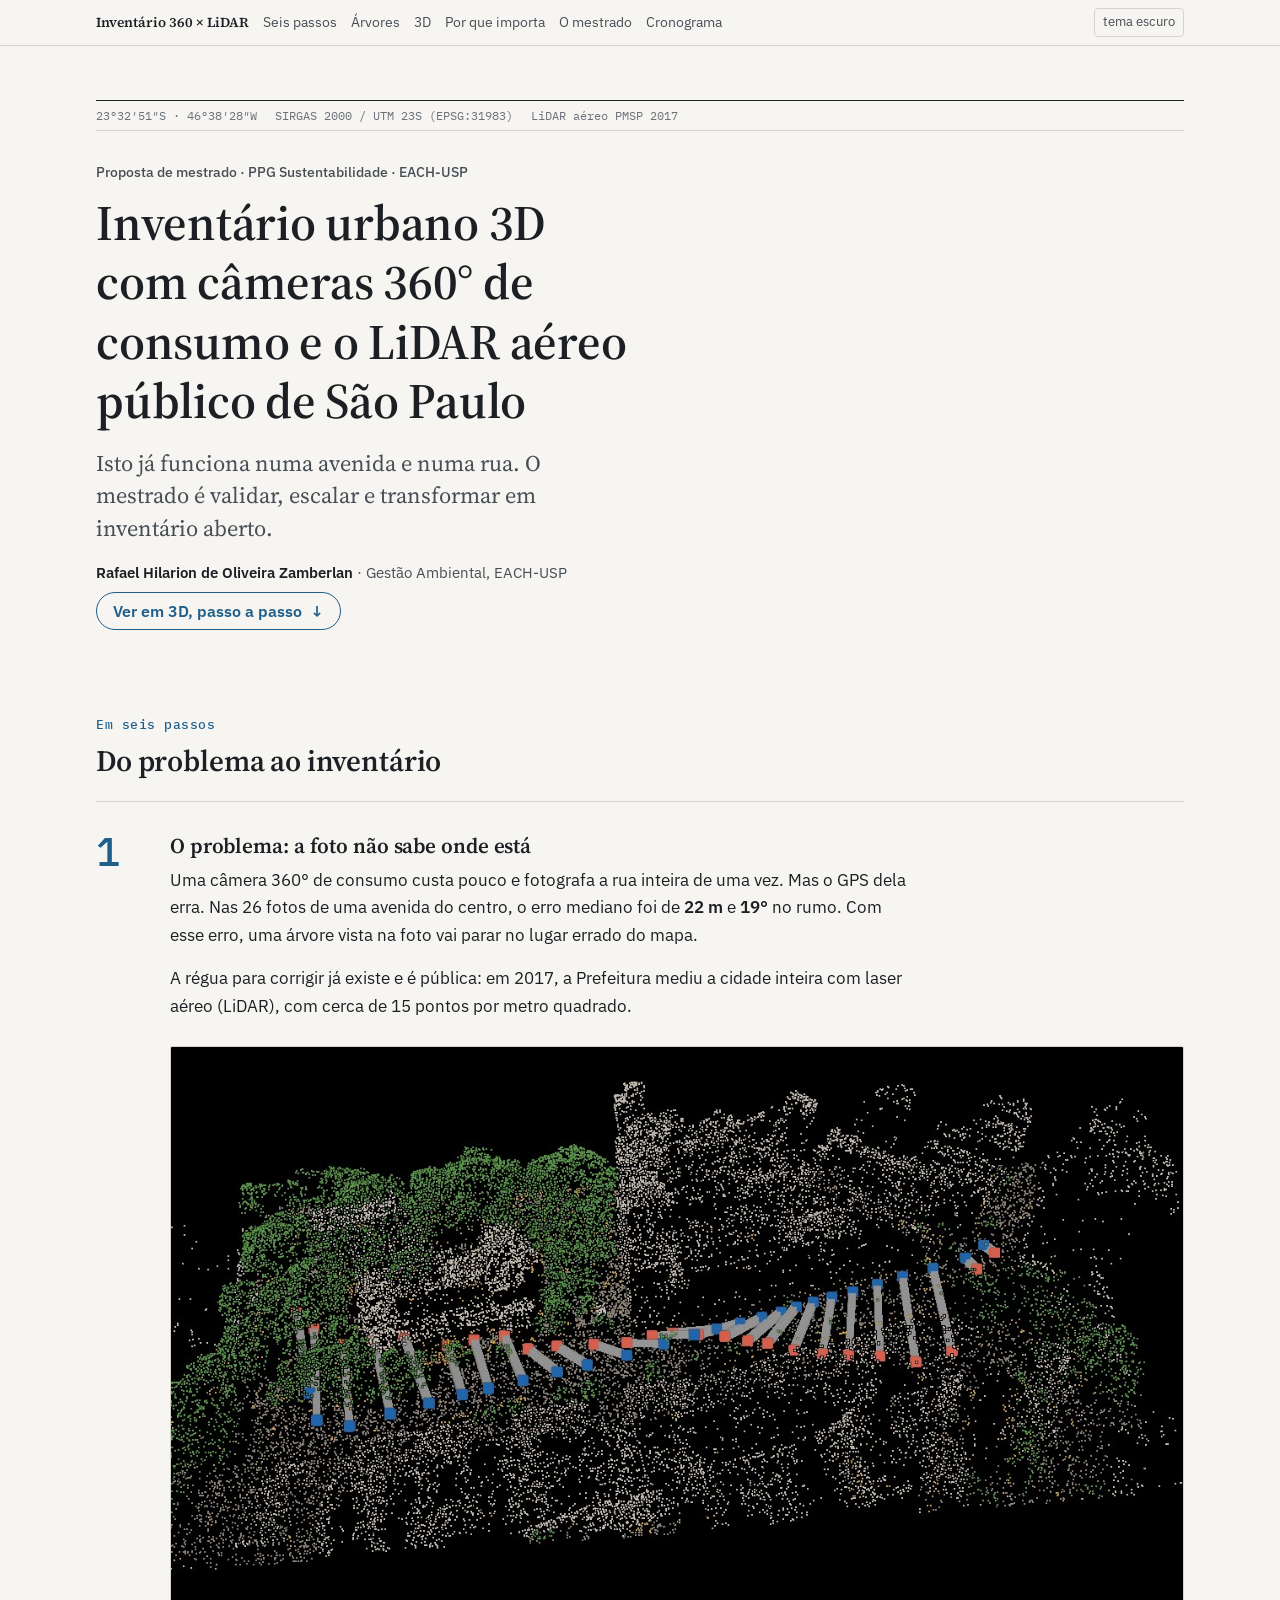
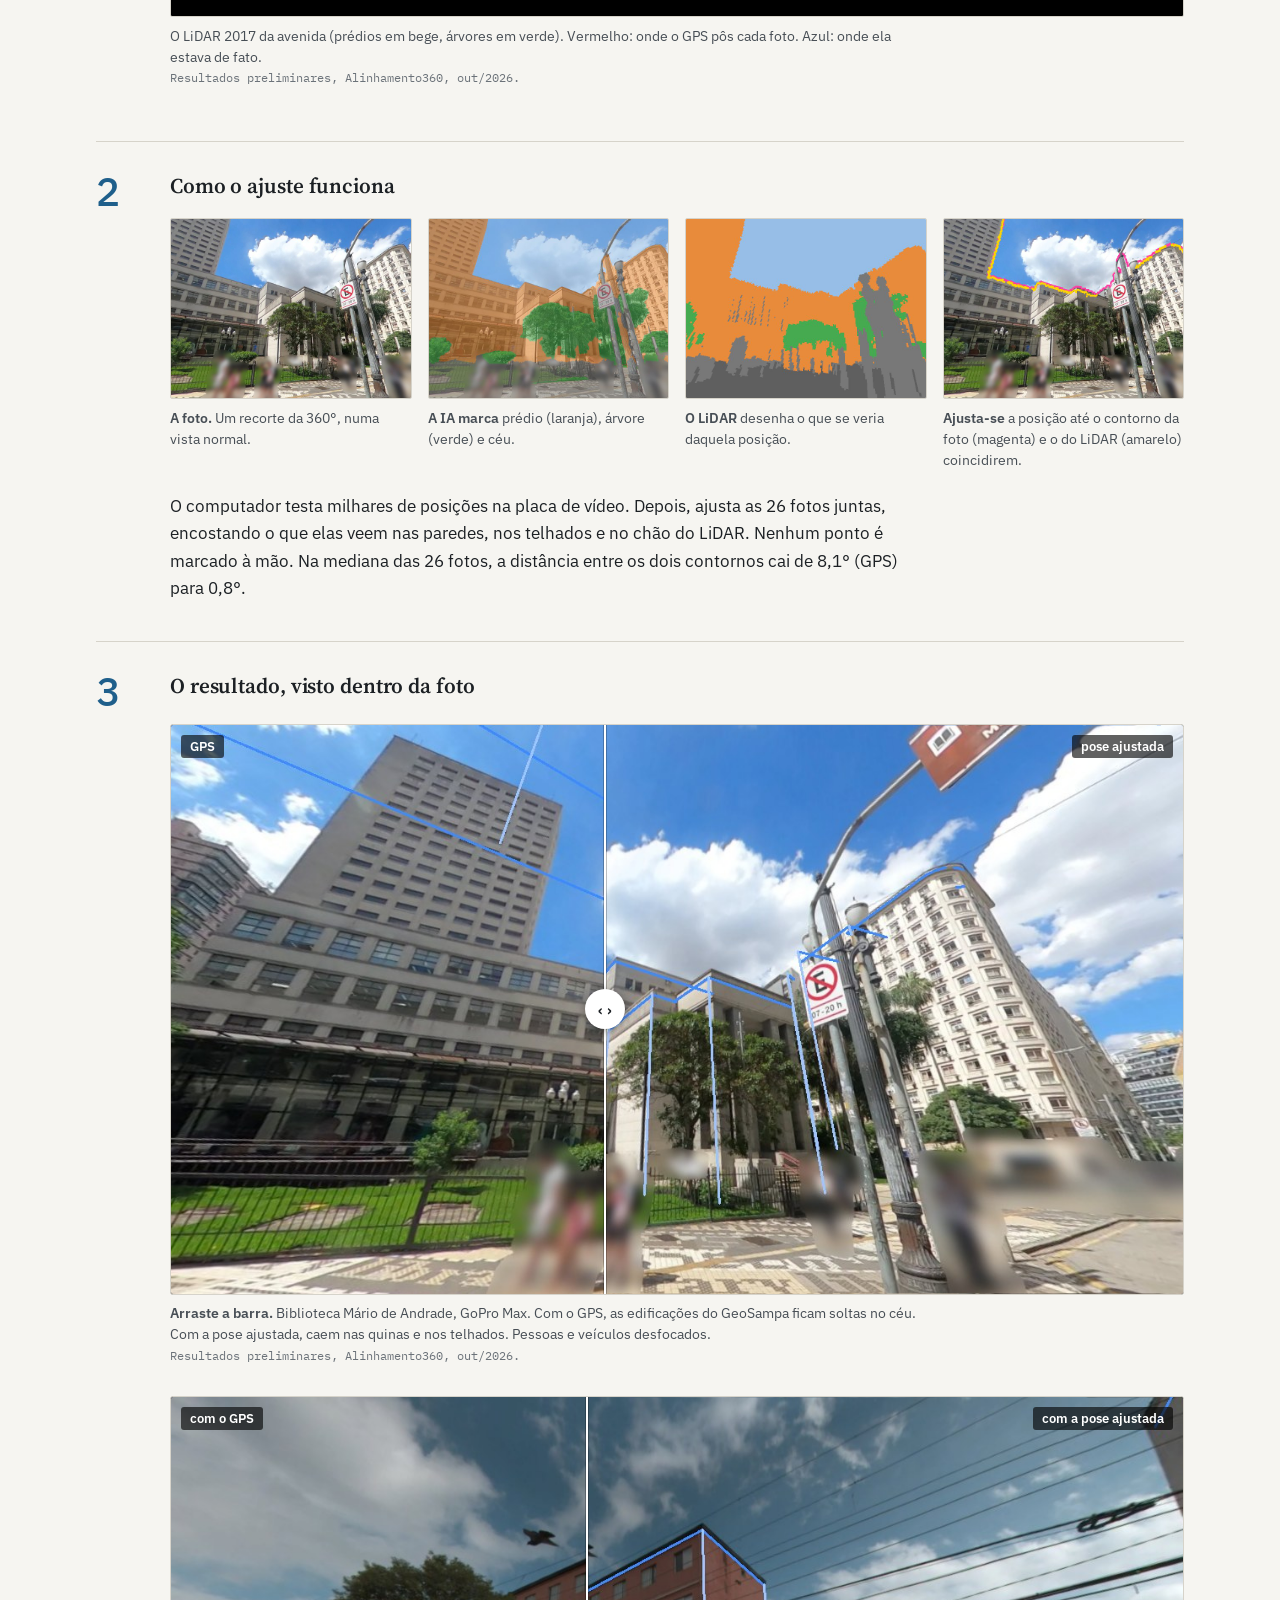
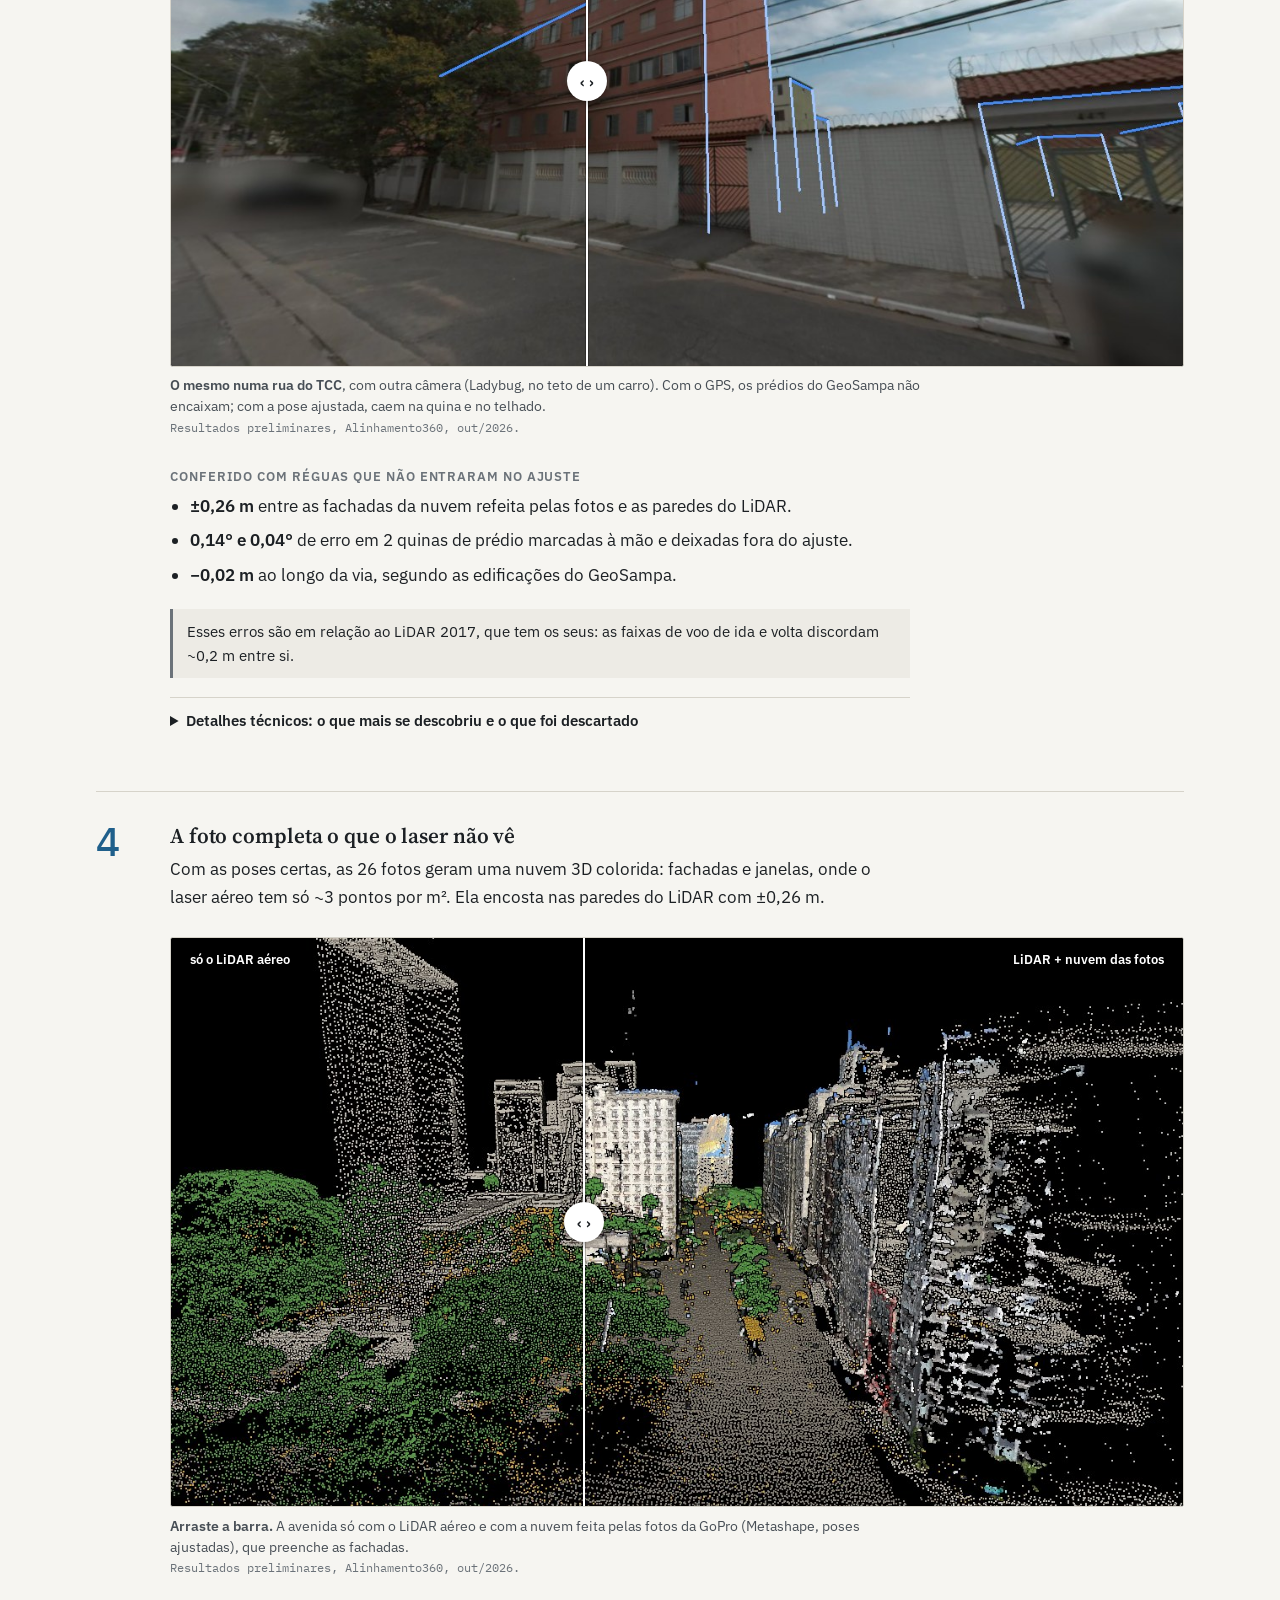
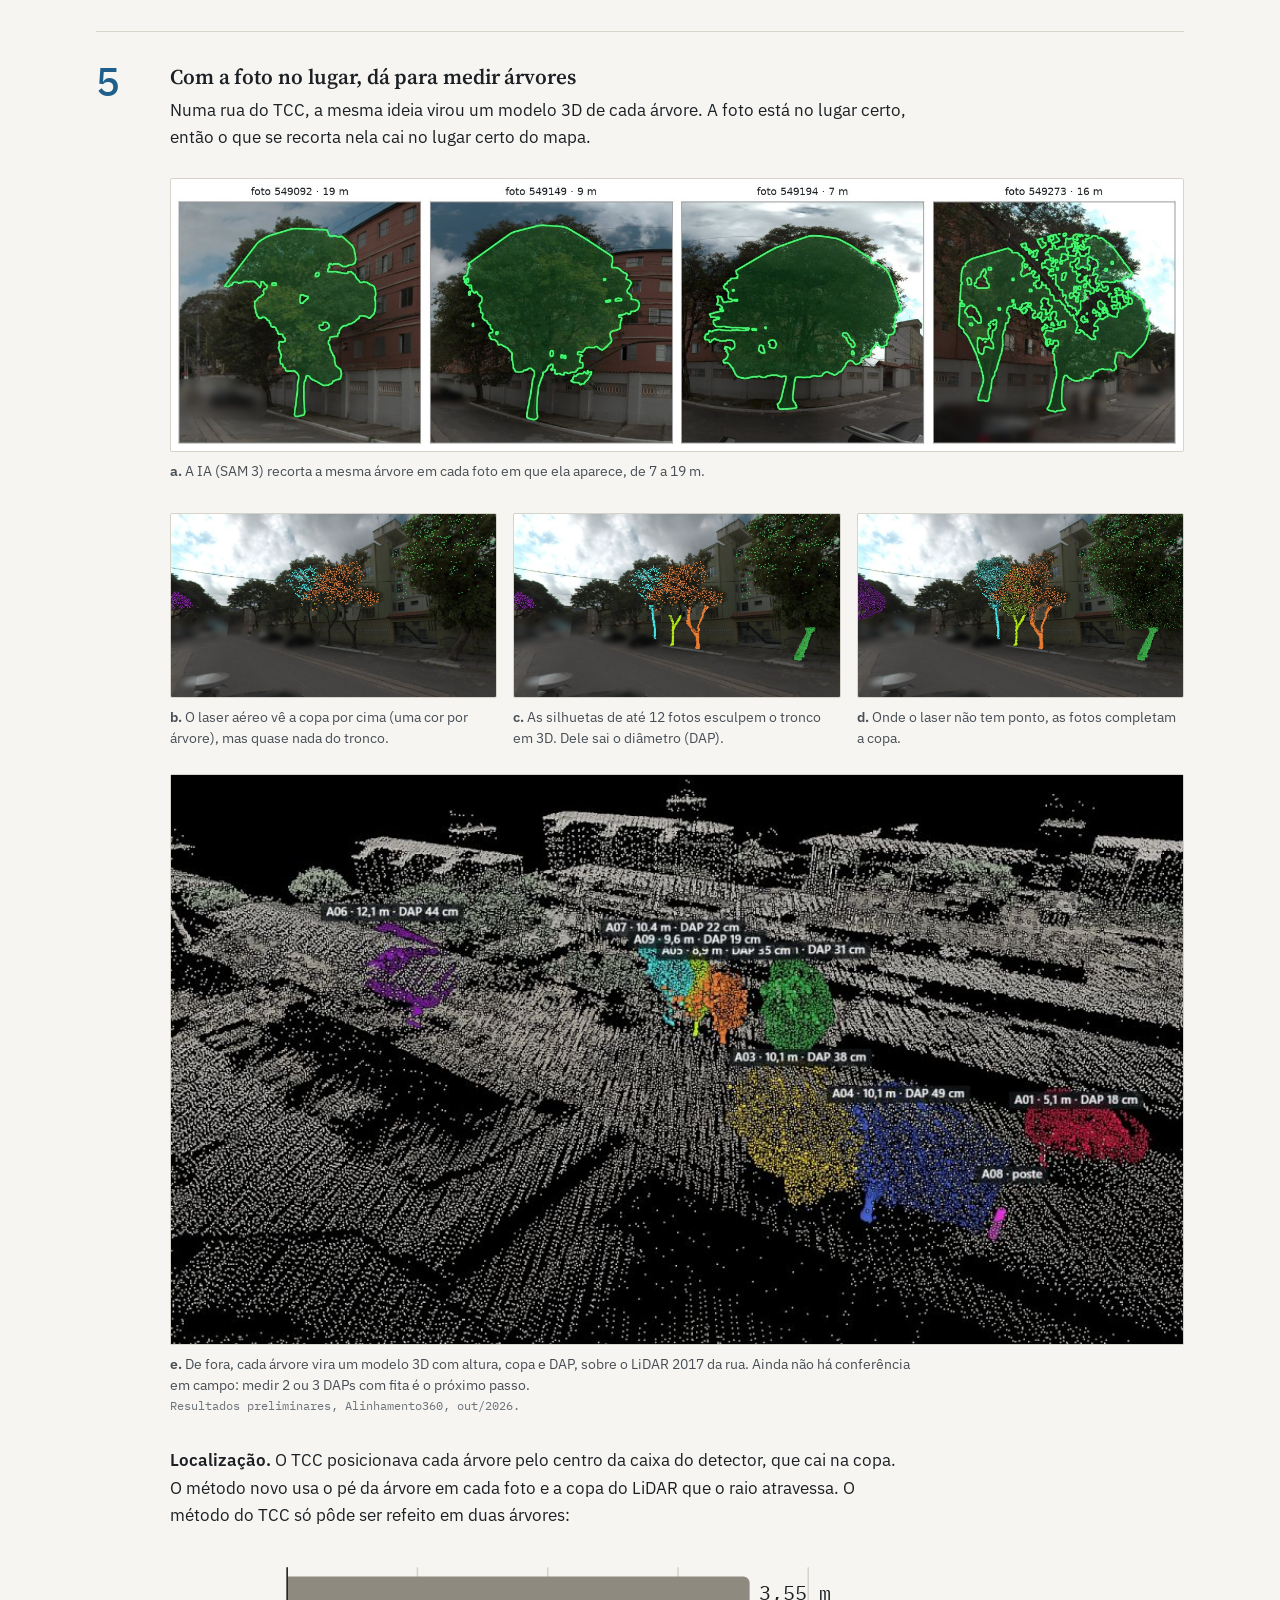
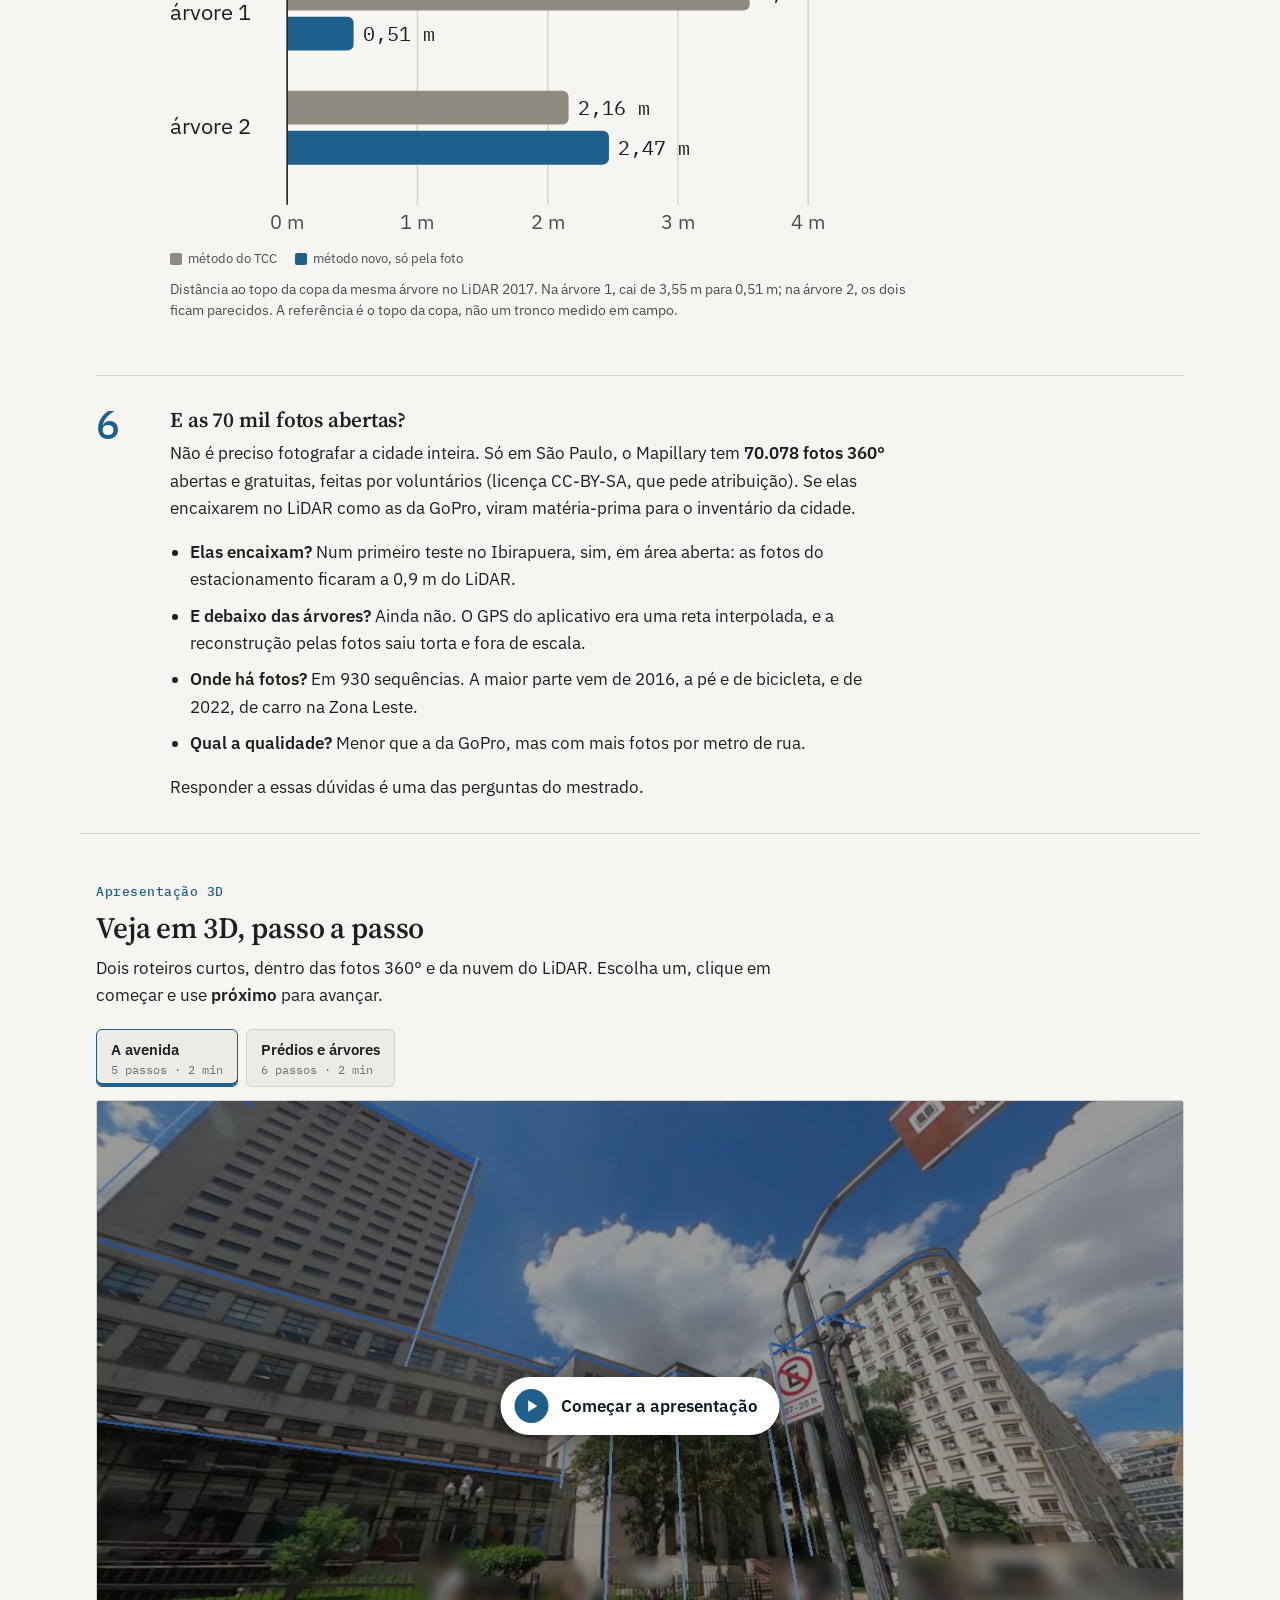
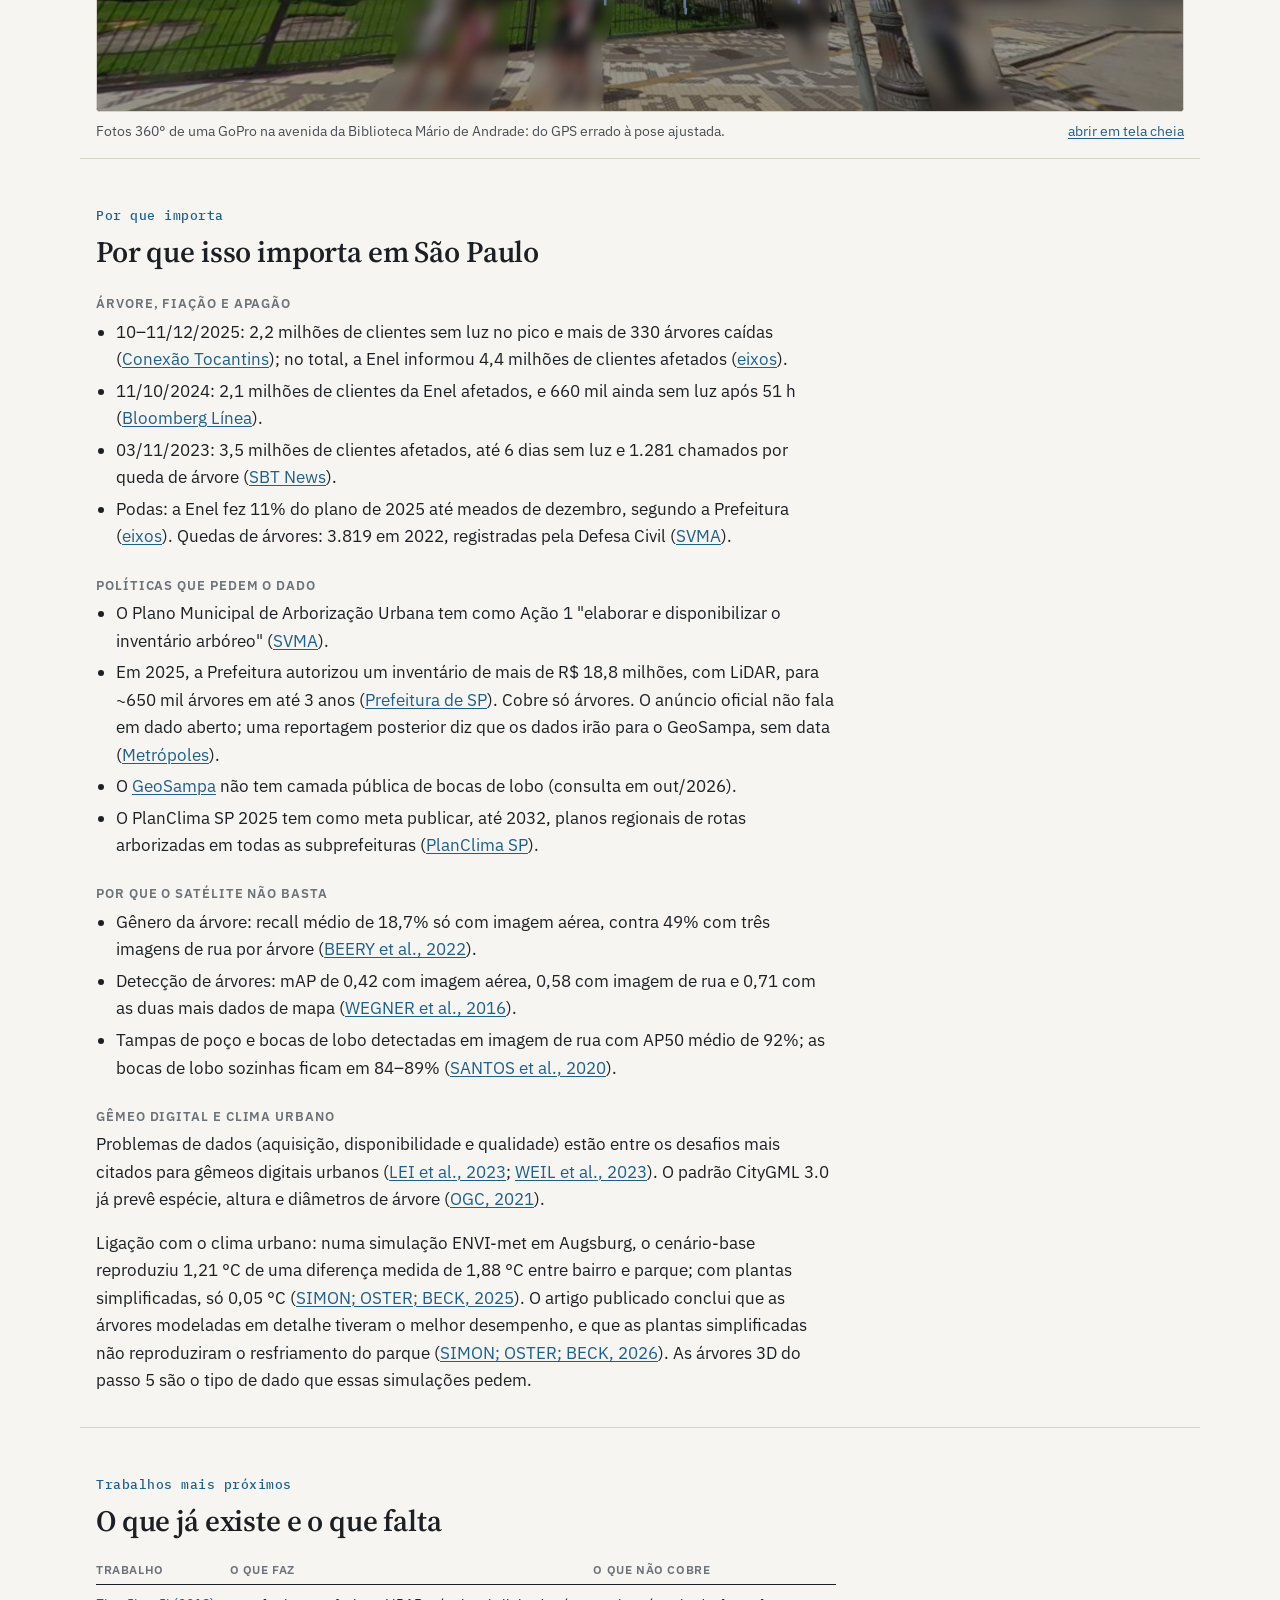
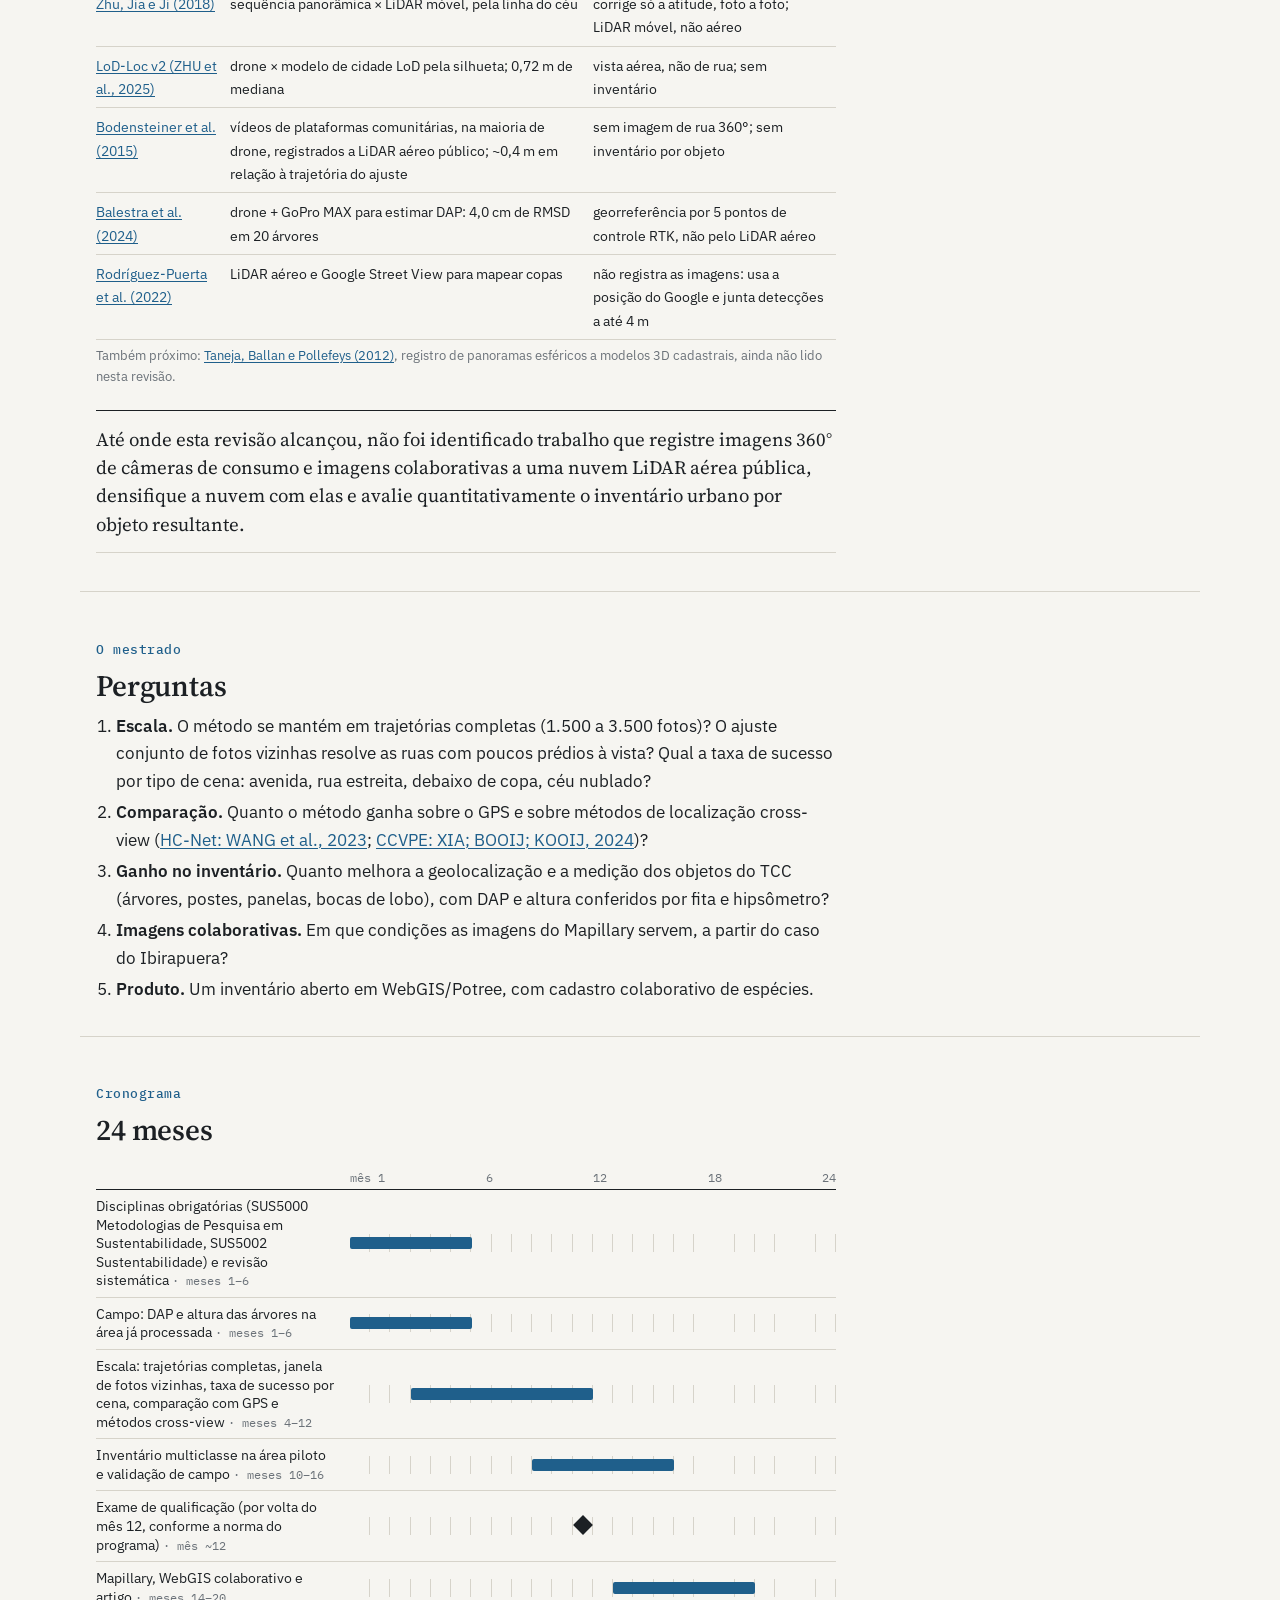
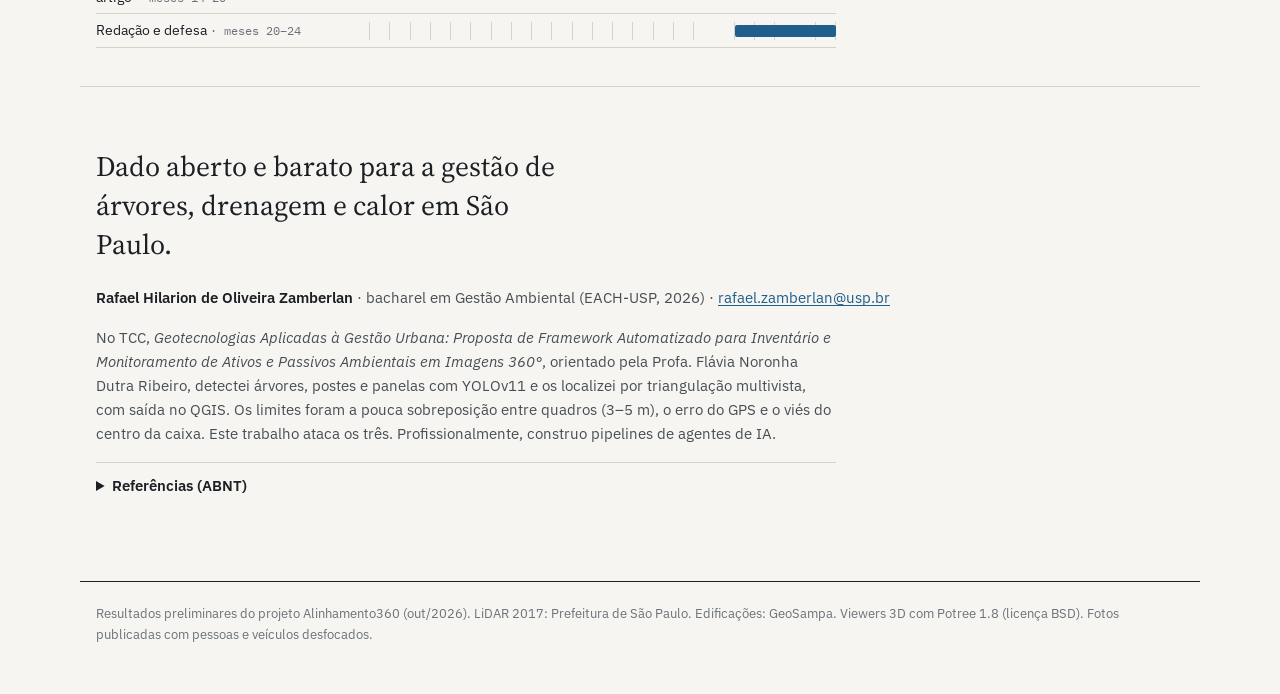
<file: index.html>
<!doctype html>
<html lang="pt-BR">
<head>
<meta charset="utf-8">
<meta name="viewport" content="width=device-width, initial-scale=1">
<title>Inventário urbano 3D com câmeras 360° e LiDAR aéreo público · proposta de mestrado</title>
<meta name="description" content="Proposta de mestrado (PPG Sustentabilidade, EACH-USP): fotos 360° de câmeras de consumo encaixadas no LiDAR aéreo público de São Paulo, para um inventário urbano aberto. Apresentação em seis passos, com resultados preliminares.">
<link rel="icon" href="data:image/svg+xml,%3Csvg xmlns=%27http://www.w3.org/2000/svg%27 viewBox=%270 0 32 32%27%3E%3Crect width=%2732%27 height=%2732%27 rx=%275%27 fill=%27%231f5f8b%27/%3E%3Cpath d=%27M16 5v22M5 16h22%27 stroke=%27%23fff%27 stroke-width=%272%27/%3E%3Ccircle cx=%2716%27 cy=%2716%27 r=%276.5%27 fill=%27none%27 stroke=%27%23fff%27 stroke-width=%272%27/%3E%3C/svg%3E">
<link rel="preconnect" href="https://fonts.googleapis.com">
<link rel="preconnect" href="https://fonts.gstatic.com" crossorigin>
<link href="https://fonts.googleapis.com/css2?family=IBM+Plex+Mono:wght@400;500&family=IBM+Plex+Sans:ital,wght@0,400;0,500;0,600;1,400&family=Source+Serif+4:opsz,wght@8..60,400;8..60,600&display=swap" rel="stylesheet">
<link rel="stylesheet" href="estilo.css">
<script>
  try { const t = localStorage.getItem('tema'); if (t) document.documentElement.dataset.tema = t; } catch (e) {}
</script>
</head>
<body>

<header class="topo">
  <div class="dentro">
    <a class="marca" href="#inicio">Inventário 360 × LiDAR</a>
    <nav aria-label="Seções">
      <a href="#passos">Seis passos</a>
      <a href="#arvores">Árvores</a>
      <a href="#ver3d">3D</a>
      <a href="#contexto">Por que importa</a>
      <a href="#perguntas">O mestrado</a>
      <a href="#cronograma">Cronograma</a>
    </nav>
    <button id="tema" type="button" aria-label="Trocar tema claro e escuro">tema</button>
  </div>
</header>

<main id="inicio">

<section class="abertura">
  <div class="graticula" aria-hidden="true">
    <span>23°32′51″S · 46°38′28″W</span><span>SIRGAS 2000 / UTM 23S (EPSG:31983)</span><span>LiDAR aéreo PMSP 2017</span>
  </div>
  <p class="chapeu">Proposta de mestrado · PPG Sustentabilidade · EACH-USP</p>
  <h1>Inventário urbano 3D com câmeras 360° de consumo e o LiDAR aéreo público de São Paulo</h1>
  <p class="tese">Isto já funciona numa avenida e numa rua. O mestrado é validar, escalar e transformar em inventário aberto.</p>

  <p class="autor autor-topo"><strong>Rafael Hilarion de Oliveira Zamberlan</strong> · Gestão Ambiental, EACH-USP</p>

  <a class="chamada-3d" href="#ver3d">Ver em 3D, passo a passo <span aria-hidden="true">↓</span></a>
</section>

<!-- ======================================================= PASSOS -->
<section class="secao" id="passos">
  <div class="rotulo-secao">Em seis passos</div>
  <h2>Do problema ao inventário</h2>

  <div class="passo-bloco">
    <div class="passo-num">1</div>
    <div>
      <h3>O problema: a foto não sabe onde está</h3>
      <p class="coluna">Uma câmera 360° de consumo custa pouco e fotografa a rua inteira de uma vez. Mas o GPS dela erra. Nas 26 fotos
        de uma avenida do centro, o erro mediano foi de <strong>22 m</strong> e <strong>19°</strong> no rumo. Com esse erro, uma árvore
        vista na foto vai parar no lugar errado do mapa.</p>
      <p class="coluna">A régua para corrigir já existe e é pública: em 2017, a Prefeitura mediu a cidade inteira com laser aéreo
        (LiDAR), com cerca de 15 pontos por metro quadrado.</p>
      <figure>
        <img src="fig/av_cameras.jpg" alt="Vista de cima da avenida no LiDAR 2017, com as posições do GPS em vermelho ligadas às posições ajustadas em azul" width="1200" height="675" loading="lazy">
        <figcaption>O LiDAR 2017 da avenida (prédios em bege, árvores em verde). Vermelho: onde o GPS pôs cada foto. Azul: onde ela
          estava de fato. <span class="selo">Resultados preliminares, Alinhamento360, out/2026.</span></figcaption>
      </figure>
    </div>
  </div>

  <div class="passo-bloco">
    <div class="passo-num">2</div>
    <div>
      <h3>Como o ajuste funciona</h3>
      <div class="seq quatro">
        <figure><img src="fig/ajuste_1_foto.jpg" alt="Recorte da foto 360 da avenida" width="640" height="480" loading="lazy">
          <figcaption><strong>A foto.</strong> Um recorte da 360°, numa vista normal.</figcaption></figure>
        <figure><img src="fig/ajuste_2_ia.jpg" alt="A mesma vista com céu, prédio e árvore pintados pela IA" width="640" height="480" loading="lazy">
          <figcaption><strong>A IA marca</strong> prédio (laranja), árvore (verde) e céu.</figcaption></figure>
        <figure><img src="fig/ajuste_3_lidar.jpg" alt="A mesma vista desenhada a partir do LiDAR" width="640" height="480" loading="lazy">
          <figcaption><strong>O LiDAR</strong> desenha o que se veria daquela posição.</figcaption></figure>
        <figure><img src="fig/ajuste_4_contornos.jpg" alt="A foto com dois contornos do topo dos prédios quase coincidentes" width="640" height="480" loading="lazy">
          <figcaption><strong>Ajusta-se</strong> a posição até o contorno da foto (magenta) e o do LiDAR (amarelo) coincidirem.</figcaption></figure>
      </div>
      <p class="coluna">O computador testa milhares de posições na placa de vídeo. Depois, ajusta as 26 fotos juntas, encostando o
        que elas veem nas paredes, nos telhados e no chão do LiDAR. Nenhum ponto é marcado à mão. Na mediana das 26 fotos, a
        distância entre os dois contornos cai de 8,1° (GPS) para 0,8°.</p>
    </div>
  </div>

  <div class="passo-bloco">
    <div class="passo-num">3</div>
    <div>
      <h3>O resultado, visto dentro da foto</h3>
      <figure>
        <div class="comparar" data-rotulos="GPS|pose ajustada">
          <img src="fig/av_gps.jpg" alt="Foto da Biblioteca Mário de Andrade com as edificações do GeoSampa soltas no céu, na posição do GPS" width="1200" height="675" loading="lazy">
          <img class="depois" src="fig/av_ajustada.jpg" alt="A mesma foto com as edificações do GeoSampa nas quinas e telhados da biblioteca" width="1200" height="675" loading="lazy">
        </div>
        <figcaption><strong>Arraste a barra.</strong> Biblioteca Mário de Andrade, GoPro Max. Com o GPS, as edificações do GeoSampa
          ficam soltas no céu. Com a pose ajustada, caem nas quinas e nos telhados. Pessoas e veículos desfocados.
          <span class="selo">Resultados preliminares, Alinhamento360, out/2026.</span></figcaption>
      </figure>
      <figure>
        <div class="comparar" data-rotulos="com o GPS|com a pose ajustada">
          <img src="fig/tcc_gps.jpg" alt="Foto 360 de uma rua do TCC com os contornos dos prédios desalinhados, na posição do GPS" width="1200" height="675" loading="lazy">
          <img class="depois" src="fig/tcc_ajustada.jpg" alt="A mesma foto com os contornos dos prédios encaixados na quina e no telhado, na pose ajustada" width="1200" height="675" loading="lazy">
        </div>
        <figcaption><strong>O mesmo numa rua do TCC</strong>, com outra câmera (Ladybug, no teto de um carro). Com o GPS, os prédios
          do GeoSampa não encaixam; com a pose ajustada, caem na quina e no telhado. <span class="selo">Resultados preliminares,
          Alinhamento360, out/2026.</span></figcaption>
      </figure>
      <h4>Conferido com réguas que não entraram no ajuste</h4>
      <ul class="coluna conferencias">
        <li><strong>±0,26 m</strong> entre as fachadas da nuvem refeita pelas fotos e as paredes do LiDAR.</li>
        <li><strong>0,14° e 0,04°</strong> de erro em 2 quinas de prédio marcadas à mão e deixadas fora do ajuste.</li>
        <li><strong>−0,02 m</strong> ao longo da via, segundo as edificações do GeoSampa.</li>
      </ul>
      <p class="nota aviso coluna">Esses erros são em relação ao LiDAR 2017, que tem os seus: as faixas de voo de ida e volta
        discordam ~0,2 m entre si.</p>
      <details class="descartados coluna">
        <summary>Detalhes técnicos: o que mais se descobriu e o que foi descartado</summary>
        <ul>
          <li><strong>Foto única:</strong> 43 de 49 fotos confirmadas por critérios independentes, só pelo contorno prédio × céu.</li>
          <li><strong>Viés lateral de ~0,9 m, causa achada:</strong> o modelo do LiDAR "incha" os prédios 0,65–0,80 m além das
            paredes, e o prédio mais próximo empurra a câmera.</li>
          <li><strong>Um erro no próprio LiDAR 2017:</strong> as faixas de voo saem ~0,2 m para a direita do próprio voo (esquema
            abaixo). O ajuste das faixas tirou cerca de metade do que sobrava entre telhados e paredes.</li>
        </ul>
        <div class="duas-fig">
          <svg id="faixas-esquema" viewBox="0 0 480 330" role="img" aria-label="Esquema, vista de cima: cada faixa de voo põe a parede à direita do próprio voo"></svg>
          <svg id="faixas-dados" viewBox="0 0 480 330" role="img" aria-label="Deslocamento para a direita do voo nas 9 faixas: de 0,06 a 0,36 m, média de 0,21 m"></svg>
        </div>
        <h4>Testado e descartado</h4>
        <dl>
          <dt>ICP contra o LiDAR aéreo</dt><dd>Desliza a nuvem pelas paredes; no COLMAP, baixou as câmeras 1,32 m.</dd>
          <dt>Erosão bruta do MDS</dt><dd>Tira o viés lateral, mas devolve ruído e apaga detalhes.</dd>
          <dt>Similaridade de 7 parâmetros</dt><dd>Os telhados ruidosos tombam o bloco ~0,17°.</dd>
          <dt>Correção suave pela nuvem densa</dt><dd>Mexer nas câmeras sem olhar as fotos quebra a geometria: fachadas a ±0,39–0,42 m.</dd>
          <dt>Pintura da via × intensidade do laser</dt><dd>Correlação de 0,1–0,25, com segundo pico quase igual.</dd>
          <dt>Postes como pontos de controle</dt><dd>O LiDAR aéreo tem só ~10 postes utilizáveis perto das fotos.</dd>
          <dt>Linhas do GeoSampa foto a foto</dt><dd>Na GoPro, a nuvem perde metade dos pontos e as fachadas vão para ±0,46–0,81 m.</dd>
          <dt>Pontos homólogos próprios</dt><dd>Empatam com o Metashape (±0,24–0,27 m), sem melhorar a posição ao longo da via.</dd>
        </dl>
      </details>
    </div>
  </div>

  <div class="passo-bloco">
    <div class="passo-num">4</div>
    <div>
      <h3>A foto completa o que o laser não vê</h3>
      <p class="coluna">Com as poses certas, as 26 fotos geram uma nuvem 3D colorida: fachadas e janelas, onde o laser aéreo tem só
        ~3 pontos por m². Ela encosta nas paredes do LiDAR com ±0,26 m.</p>
      <figure>
        <div class="comparar" data-rotulos="só o LiDAR aéreo|LiDAR + nuvem das fotos">
          <img src="fig/av_so_lidar.jpg" alt="A avenida vista de cima e de lado, só com o LiDAR aéreo: telhados cheios, fachadas quase vazias" width="1200" height="675" loading="lazy">
          <img class="depois" src="fig/av_com_fotos.jpg" alt="A mesma vista com a nuvem colorida das fotos preenchendo as fachadas" width="1200" height="675" loading="lazy">
        </div>
        <figcaption><strong>Arraste a barra.</strong> A avenida só com o LiDAR aéreo e com a nuvem feita pelas fotos da GoPro (Metashape,
          poses ajustadas), que preenche as fachadas. <span class="selo">Resultados preliminares, Alinhamento360, out/2026.</span></figcaption>
      </figure>
    </div>
  </div>

  <div class="passo-bloco" id="arvores">
    <div class="passo-num">5</div>
    <div>
      <h3>Com a foto no lugar, dá para medir árvores</h3>
      <p class="coluna">Numa rua do TCC, a mesma ideia virou um modelo 3D de cada árvore. A foto está no lugar certo, então o que se
        recorta nela cai no lugar certo do mapa.</p>
      <figure>
        <img src="fig/arvore_mascaras.jpg" alt="Quatro fotos da mesma árvore com o contorno verde recortado pela IA" width="1764" height="475" loading="lazy">
        <figcaption><strong>a.</strong> A IA (SAM 3) recorta a mesma árvore em cada foto em que ela aparece, de 7 a 19 m.</figcaption>
      </figure>
      <div class="seq tres">
        <figure><img src="fig/arv_copa.jpg" alt="Foto com os pontos do LiDAR de três copas, uma cor por árvore" width="1200" height="675" loading="lazy">
          <figcaption><strong>b.</strong> O laser aéreo vê a copa por cima (uma cor por árvore), mas quase nada do tronco.</figcaption></figure>
        <figure><img src="fig/arv_tronco.jpg" alt="Foto com os troncos em 3D desenhados por cima dos troncos reais" width="1200" height="675" loading="lazy">
          <figcaption><strong>c.</strong> As silhuetas de até 12 fotos esculpem o tronco em 3D. Dele sai o diâmetro (DAP).</figcaption></figure>
        <figure><img src="fig/arv_casco.jpg" alt="Foto com a copa completa de cada árvore em pontos coloridos" width="1200" height="675" loading="lazy">
          <figcaption><strong>d.</strong> Onde o laser não tem ponto, as fotos completam a copa.</figcaption></figure>
      </div>
      <figure>
        <video class="video" src="fig/arvores_orbita.mp4" poster="fig/arvores_orbita.jpg" width="960" height="540" autoplay muted loop playsinline preload="metadata"
          aria-label="Volta em torno das nove árvores da rua, cada uma com o rótulo de altura e DAP"></video>
        <figcaption><strong>e.</strong> De fora, cada árvore vira um modelo 3D com altura, copa e DAP, sobre o LiDAR 2017 da rua.
          Ainda não há conferência em campo: medir 2 ou 3 DAPs com fita é o próximo passo.
          <span class="selo">Resultados preliminares, Alinhamento360, out/2026.</span></figcaption>
      </figure>
      <p class="coluna"><strong>Localização.</strong> O TCC posicionava cada árvore pelo centro da caixa do detector, que cai na copa.
        O método novo usa o pé da árvore em cada foto e a copa do LiDAR que o raio atravessa. O método do TCC só pôde ser refeito em
        duas árvores:</p>
      <figure class="coluna">
        <div class="grafico" id="grafico-localizacao" role="img" aria-label="Distância até o topo da copa no LiDAR: árvore 1, TCC 3,55 m e método novo 0,51 m; árvore 2, TCC 2,16 m e método novo 2,47 m"></div>
        <div class="legenda"><span><i style="background:var(--barra-neutra)"></i>método do TCC</span>
          <span><i style="background:var(--destaque)"></i>método novo, só pela foto</span></div>
        <figcaption>Distância ao topo da copa da mesma árvore no LiDAR 2017. Na árvore 1, cai de 3,55 m para 0,51 m; na árvore 2,
          os dois ficam parecidos. A referência é o topo da copa, não um tronco medido em campo.</figcaption>
      </figure>
    </div>
  </div>

  <div class="passo-bloco">
    <div class="passo-num">6</div>
    <div>
      <h3>E as 70 mil fotos abertas?</h3>
      <p class="coluna">Não é preciso fotografar a cidade inteira. Só em São Paulo, o Mapillary tem <strong>70.078 fotos 360°</strong>
        abertas e gratuitas, feitas por voluntários (licença CC-BY-SA, que pede atribuição). Se elas encaixarem no LiDAR como as da
        GoPro, viram matéria-prima para o inventário da cidade.</p>
      <ul class="coluna duvidas">
        <li><strong>Elas encaixam?</strong> Num primeiro teste no Ibirapuera, sim, em área aberta: as fotos do estacionamento ficaram
          a 0,9 m do LiDAR.</li>
        <li><strong>E debaixo das árvores?</strong> Ainda não. O GPS do aplicativo era uma reta interpolada, e a reconstrução pelas
          fotos saiu torta e fora de escala.</li>
        <li><strong>Onde há fotos?</strong> Em 930 sequências. A maior parte vem de 2016, a pé e de bicicleta, e de 2022, de carro
          na Zona Leste.</li>
        <li><strong>Qual a qualidade?</strong> Menor que a da GoPro, mas com mais fotos por metro de rua.</li>
      </ul>
      <p class="coluna">Responder a essas dúvidas é uma das perguntas do mestrado.</p>
    </div>
  </div>
</section>

<section class="secao" id="ver3d">
  <div class="rotulo-secao">Apresentação 3D</div>
  <h2>Veja em 3D, passo a passo</h2>
  <p class="coluna">Dois roteiros curtos, dentro das fotos 360° e da nuvem do LiDAR. Escolha um, clique em começar e use
    <strong>próximo</strong> para avançar.</p>
  <div class="abas" role="tablist" aria-label="Roteiros 3D">
    <button role="tab" type="button" aria-selected="true" data-tour="avenida" data-capa="fig/av_ajustada.jpg"
      data-desc="Fotos 360° de uma GoPro na avenida da Biblioteca Mário de Andrade: do GPS errado à pose ajustada.">
      A avenida <span>5 passos · 2 min</span></button>
    <button role="tab" type="button" aria-selected="false" data-tour="trj2" data-capa="fig/arv_tronco.jpg"
      data-desc="Uma rua do TCC: os prédios do GeoSampa encaixando na foto e as árvores em 3D, do tronco à copa.">
      Prédios e árvores <span>6 passos · 2 min</span></button>
  </div>
  <div class="player" id="player">
    <img class="capa" src="fig/av_ajustada.jpg" alt="" width="1200" height="675" loading="lazy">
    <button class="comecar" type="button">
      <svg viewBox="0 0 24 24" aria-hidden="true"><path d="M8 5v14l11-7z"/></svg>
      <span>Começar a apresentação</span>
    </button>
  </div>
  <div class="player-rodape"><span id="player-desc">Fotos 360° de uma GoPro na avenida da Biblioteca Mário de Andrade: do GPS
    errado à pose ajustada.</span><a id="tela-cheia" href="potree/tour.html?t=avenida" target="_blank" rel="noopener">abrir em
    tela cheia</a></div>
</section>

<section class="secao" id="contexto">
  <div class="rotulo-secao">Por que importa</div>
  <h2>Por que isso importa em São Paulo</h2>
  <div class="coluna">
    <h4>Árvore, fiação e apagão</h4>
    <ul>
      <li>10–11/12/2025: 2,2 milhões de clientes sem luz no pico e mais de 330 árvores caídas (<a href="https://conexaoto.com.br/2025/12/15/mais-de-30-mil-clientes-seguem-sem-energia-em-sp-cinco-dias-apos-ciclone">Conexão Tocantins</a>);
        no total, a Enel informou 4,4 milhões de clientes afetados (<a href="https://eixos.com.br/energia-eletrica/enel-diz-que-apagao-em-sp-afetou-44-milhoes-de-clientes-o-dobro-do-divulgado-anteriormente/">eixos</a>).</li>
      <li>11/10/2024: 2,1 milhões de clientes da Enel afetados, e 660 mil ainda sem luz após 51 h (<a href="https://www.bloomberglinea.com.br/negocios/enel-nao-da-previsao-para-volta-de-energia-em-sp-e-aneel-e-governo-apontam-falhas/">Bloomberg Línea</a>).</li>
      <li>03/11/2023: 3,5 milhões de clientes afetados, até 6 dias sem luz e 1.281 chamados por queda de árvore (<a href="https://sbtnews.sbt.com.br/noticia/brasil/apagao-de-novembro-de-2023-promessas-nao-cumpridas-e-sp-novamente-em-alerta">SBT News</a>).</li>
      <li>Podas: a Enel fez 11% do plano de 2025 até meados de dezembro, segundo a Prefeitura (<a href="https://eixos.com.br/energia-eletrica/enel-cumpriu-so-11-de-plano-anual-de-podas-de-arvores-em-sp-diz-gestao-nunes-pifio/">eixos</a>).
        Quedas de árvores: 3.819 em 2022, registradas pela Defesa Civil (<a href="https://prefeitura.sp.gov.br/documents/d/meio_ambiente/relatorio-gestao-arborizacao_2022-pdf">SVMA</a>).</li>
    </ul>
    <h4>Políticas que pedem o dado</h4>
    <ul>
      <li>O Plano Municipal de Arborização Urbana tem como Ação 1 "elaborar e disponibilizar o inventário arbóreo" (<a href="https://prefeitura.sp.gov.br/documents/d/meio_ambiente/relatorio-gestao-arborizacao_2022-pdf">SVMA</a>).</li>
      <li>Em 2025, a Prefeitura autorizou um inventário de mais de R$ 18,8 milhões, com LiDAR, para ~650 mil árvores em até 3 anos
        (<a href="https://prefeitura.sp.gov.br/w/prefeitura-investe-r-18-8-milh%C3%B5es-em-sistema-in%C3%A9dito-no-brasil-que-usa-laser-3d-e-intelig%C3%AAncia-artificial-para-catalogar-e-monitorar-%C3%A1rvores">Prefeitura de SP</a>). Cobre só árvores. O anúncio oficial não fala em dado aberto; uma reportagem posterior diz
        que os dados irão para o GeoSampa, sem data (<a href="https://www.metropoles.com/sao-paulo/prefeitura-19-milhoes-inventario-arvores">Metrópoles</a>).</li>
      <li>O <a href="https://geosampa.prefeitura.sp.gov.br/">GeoSampa</a> não tem camada pública de bocas de lobo (consulta em out/2026).</li>
      <li>O PlanClima SP 2025 tem como meta publicar, até 2032, planos regionais de rotas arborizadas em todas as subprefeituras
        (<a href="https://prefeitura.sp.gov.br/documents/d/secretaria_executiva_de_mudancas_climaticas/versao-final-plano-de-acao-climatica-do-municipio-de-sao-paulo-revisao-2025-pdf">PlanClima SP</a>).</li>
    </ul>
    <h4>Por que o satélite não basta</h4>
    <ul>
      <li>Gênero da árvore: recall médio de 18,7% só com imagem aérea, contra 49% com três imagens de rua por árvore (<a href="https://doi.org/10.1109/CVPR52688.2022.02061">BEERY et al., 2022</a>).</li>
      <li>Detecção de árvores: mAP de 0,42 com imagem aérea, 0,58 com imagem de rua e 0,71 com as duas mais dados de mapa (<a href="https://doi.org/10.1109/CVPR.2016.647">WEGNER et al., 2016</a>).</li>
      <li>Tampas de poço e bocas de lobo detectadas em imagem de rua com AP50 médio de 92%; as bocas de lobo sozinhas ficam em 84–89% (<a href="https://doi.org/10.3390/s20164450">SANTOS et al., 2020</a>).</li>
    </ul>
    <h4>Gêmeo digital e clima urbano</h4>
    <p>Problemas de dados (aquisição, disponibilidade e qualidade) estão entre os desafios mais citados para gêmeos digitais urbanos (<a href="https://doi.org/10.1016/j.autcon.2022.104716">LEI et al., 2023</a>; <a href="https://doi.org/10.1016/j.scs.2023.104862">WEIL et al., 2023</a>). O padrão
      CityGML 3.0 já prevê espécie, altura e diâmetros de árvore (<a href="https://docs.ogc.org/is/20-010/20-010.html">OGC, 2021</a>).</p>
    <p>Ligação com o clima urbano: numa simulação ENVI-met em Augsburg, o cenário-base reproduziu 1,21 °C de uma diferença medida de 1,88 °C entre bairro e parque; com plantas simplificadas, só 0,05 °C (<a href="https://doi.org/10.5194/egusphere-egu25-17996">SIMON; OSTER; BECK, 2025</a>). O artigo publicado conclui que as árvores modeladas em detalhe tiveram o melhor desempenho, e que as plantas simplificadas não reproduziram o resfriamento do parque (<a href="https://doi.org/10.1016/j.uclim.2026.102879">SIMON; OSTER; BECK, 2026</a>). As árvores 3D do passo 5 são o tipo de dado que essas simulações pedem.</p>
  </div>
</section>

<!-- ======================================================= LACUNA -->
<section class="secao" id="lacuna">
  <div class="rotulo-secao">Trabalhos mais próximos</div>
  <h2>O que já existe e o que falta</h2>
  <div class="tabela coluna">
    <table>
      <thead><tr><th>Trabalho</th><th>O que faz</th><th>O que não cobre</th></tr></thead>
      <tbody>
        <tr><td><a href="https://doi.org/10.3390/s18051651">Zhu, Jia e Ji (2018)</a></td><td>sequência panorâmica × LiDAR móvel, pela linha do céu</td><td>corrige só a atitude, foto a foto; LiDAR móvel, não aéreo</td></tr>
        <tr><td><a href="https://doi.org/10.1109/ICCV51701.2025.02470">LoD-Loc v2 (ZHU et al., 2025)</a></td><td>drone × modelo de cidade LoD pela silhueta; 0,72 m de mediana</td><td>vista aérea, não de rua; sem inventário</td></tr>
        <tr><td><a href="https://doi.org/10.1109/ICCVW.2015.136">Bodensteiner et al. (2015)</a></td><td>vídeos de plataformas comunitárias, na maioria de drone, registrados a LiDAR aéreo público; ~0,4 m em relação à trajetória do ajuste</td><td>sem imagem de rua 360°; sem inventário por objeto</td></tr>
        <tr><td><a href="https://doi.org/10.3390/rs16122110">Balestra et al. (2024)</a></td><td>drone + GoPro MAX para estimar DAP: 4,0 cm de RMSD em 20 árvores</td><td>georreferência por 5 pontos de controle RTK, não pelo LiDAR aéreo</td></tr>
        <tr><td><a href="https://doi.org/10.3390/s22093269">Rodríguez-Puerta et al. (2022)</a></td><td>LiDAR aéreo e Google Street View para mapear copas</td><td>não registra as imagens: usa a posição do Google e junta detecções a até 4 m</td></tr>
      </tbody>
      <caption>Também próximo: <a href="https://doi.org/10.1109/3DIMPVT.2012.45">Taneja, Ballan e Pollefeys (2012)</a>, registro de panoramas esféricos a modelos 3D cadastrais, ainda não lido nesta revisão.</caption>
    </table>
  </div>
  <p class="hipotese coluna">Até onde esta revisão alcançou, não foi identificado trabalho que registre imagens 360° de câmeras de
    consumo e imagens colaborativas a uma nuvem LiDAR aérea pública, densifique a nuvem com elas e avalie quantitativamente o
    inventário urbano por objeto resultante.</p>
</section>

<!-- ======================================================= PERGUNTAS -->
<section class="secao" id="perguntas">
  <div class="rotulo-secao">O mestrado</div>
  <h2>Perguntas</h2>
  <ol class="coluna">
    <li><strong>Escala.</strong> O método se mantém em trajetórias completas (1.500 a 3.500 fotos)? O ajuste conjunto de fotos
      vizinhas resolve as ruas com poucos prédios à vista? Qual a taxa de sucesso por tipo de cena: avenida, rua estreita, debaixo de
      copa, céu nublado?</li>
    <li><strong>Comparação.</strong> Quanto o método ganha sobre o GPS e sobre métodos de localização cross-view (<a href="https://doi.org/10.52202/075280-0234">HC-Net: WANG et al., 2023</a>;
      <a href="https://doi.org/10.1109/TPAMI.2023.3346924">CCVPE: XIA; BOOIJ; KOOIJ, 2024</a>)?</li>
    <li><strong>Ganho no inventário.</strong> Quanto melhora a geolocalização e a medição dos objetos do TCC (árvores, postes,
      panelas, bocas de lobo), com DAP e altura conferidos por fita e hipsômetro?</li>
    <li><strong>Imagens colaborativas.</strong> Em que condições as imagens do Mapillary servem, a partir do caso do Ibirapuera?</li>
    <li><strong>Produto.</strong> Um inventário aberto em WebGIS/Potree, com cadastro colaborativo de espécies.</li>
  </ol>
</section>

<!-- ======================================================= CRONOGRAMA -->
<section class="secao" id="cronograma">
  <div class="rotulo-secao">Cronograma</div>
  <h2>24 meses</h2>
  <div class="cronograma coluna" id="crono"></div>
</section>

<!-- ======================================================= FECHO -->
<section class="secao" id="fecho">
  <p class="fecho">Dado aberto e barato para a gestão de árvores, drenagem e calor em São Paulo.</p>
  <p class="autor"><strong>Rafael Hilarion de Oliveira Zamberlan</strong> · bacharel em Gestão Ambiental (EACH-USP, 2026) ·
    <a href="mailto:rafael.zamberlan@usp.br">rafael.zamberlan@usp.br</a></p>
  <p class="coluna" style="font-size:.92rem;color:var(--tinta2)">No TCC, <em>Geotecnologias Aplicadas à Gestão Urbana: Proposta de
    Framework Automatizado para Inventário e Monitoramento de Ativos e Passivos Ambientais em Imagens 360°</em>, orientado pela Profa.
    Flávia Noronha Dutra Ribeiro, detectei árvores, postes e panelas com YOLOv11 e os localizei por triangulação multivista, com
    saída no QGIS. Os limites foram a pouca sobreposição entre quadros (3–5 m), o erro do GPS e o viés do centro da caixa. Este
    trabalho ataca os três. Profissionalmente, construo pipelines de agentes de IA.</p>

  <details class="descartados coluna" id="referencias">
    <summary>Referências (ABNT)</summary>
    <ol class="referencias" id="lista-referencias">
    <li>3DBAG. <strong>roofer</strong>: large scale automatic LoD2.2 building reconstruction. Versão 1.0.0. [S. l.]: 3DBAG, 2026. Software (licença GPL-3.0). Disponível em: <a href="https://github.com/3DBAG/roofer">https://github.com/3DBAG/roofer</a>. Acesso em: 28 out. 2026.</li>
    <li>APAGÃO de novembro de 2023: promessas não cumpridas e SP novamente em alerta. <strong>SBT News</strong>, [S. l.], 15 out. 2024. Disponível em: <a href="https://sbtnews.sbt.com.br/noticia/brasil/apagao-de-novembro-de-2023-promessas-nao-cumpridas-e-sp-novamente-em-alerta">https://sbtnews.sbt.com.br/noticia/brasil/apagao-de-novembro-de-2023-promessas-nao-cumpridas-e-sp-novamente-em-alerta</a>. Acesso em: 28 out. 2026.</li>
    <li>ARMAGAN, A. et al. Learning to align semantic segmentation and 2.5D maps for geolocalization. In: IEEE CONFERENCE ON COMPUTER VISION AND PATTERN RECOGNITION (CVPR), 2017, Honolulu. <strong>Proceedings</strong> [...]. [S. l.]: IEEE, 2017. p. 3425-3432. DOI: <a href="https://doi.org/10.1109/CVPR.2017.488">10.1109/CVPR.2017.488</a>.</li>
    <li>BALESTRA, M. et al. UAV-spherical data fusion approach to estimate individual tree carbon stock for urban green planning and management. <strong>Remote Sensing</strong>, Basel, v. 16, n. 12, art. 2110, 2024. DOI: <a href="https://doi.org/10.3390/rs16122110">10.3390/rs16122110</a>.</li>
    <li>BARAZZETTI, L.; PREVITALI, M.; RONCORONI, F. Can we use low-cost 360 degree cameras to create accurate 3D models? <strong>The International Archives of the Photogrammetry, Remote Sensing and Spatial Information Sciences</strong>, Göttingen, v. XLII-2, p. 69-75, 2018. DOI: <a href="https://doi.org/10.5194/isprs-archives-XLII-2-69-2018">10.5194/isprs-archives-XLII-2-69-2018</a>.</li>
    <li>BEERY, S. et al. The Auto Arborist dataset: a large-scale benchmark for multiview urban forest monitoring under domain shift. In: IEEE/CVF CONFERENCE ON COMPUTER VISION AND PATTERN RECOGNITION (CVPR), 2022, New Orleans. <strong>Proceedings</strong> [...]. [S. l.]: IEEE, 2022. p. 21294-21307. DOI: <a href="https://doi.org/10.1109/CVPR52688.2022.02061">10.1109/CVPR52688.2022.02061</a>.</li>
    <li>BODENSTEINER, C. et al. Single frame based video geo-localisation using structure projection. In: IEEE INTERNATIONAL CONFERENCE ON COMPUTER VISION WORKSHOPS (ICCVW), 2015, Santiago. <strong>Proceedings</strong> [...]. [S. l.]: IEEE, 2015. p. 1036-1043. DOI: <a href="https://doi.org/10.1109/ICCVW.2015.136">10.1109/ICCVW.2015.136</a>.</li>
    <li>CUI, T. et al. Line-based registration of panoramic images and LiDAR point clouds for mobile mapping. <strong>Sensors</strong>, Basel, v. 17, n. 1, art. 70, 2017. DOI: <a href="https://doi.org/10.3390/s17010070">10.3390/s17010070</a>.</li>
    <li>ENEL: 660 mil clientes residenciais e comerciais seguem sem energia após 51 horas. <strong>Bloomberg Línea</strong>, [S. l.], 14 out. 2024. Disponível em: <a href="https://www.bloomberglinea.com.br/negocios/enel-nao-da-previsao-para-volta-de-energia-em-sp-e-aneel-e-governo-apontam-falhas/">https://www.bloomberglinea.com.br/negocios/enel-nao-da-previsao-para-volta-de-energia-em-sp-e-aneel-e-governo-apontam-falhas/</a>. Acesso em: 28 out. 2026.</li>
    <li>ESTADÃO CONTEÚDO. Enel cumpriu só 11% de plano anual de podas de árvores em SP, diz gestão Nunes: 'Pífio'. <strong>eixos</strong>, [S. l.], 16 dez. 2025. Disponível em: <a href="https://eixos.com.br/energia-eletrica/enel-cumpriu-so-11-de-plano-anual-de-podas-de-arvores-em-sp-diz-gestao-nunes-pifio/">https://eixos.com.br/energia-eletrica/enel-cumpriu-so-11-de-plano-anual-de-podas-de-arvores-em-sp-diz-gestao-nunes-pifio/</a>. Acesso em: 28 out. 2026.</li>
    <li>ESTADÃO CONTEÚDO. Enel diz que apagão em SP afetou 4,4 milhões de clientes, o dobro do divulgado anteriormente. <strong>eixos</strong>, [S. l.], 14 jan. 2026. Disponível em: <a href="https://eixos.com.br/energia-eletrica/enel-diz-que-apagao-em-sp-afetou-44-milhoes-de-clientes-o-dobro-do-divulgado-anteriormente/">https://eixos.com.br/energia-eletrica/enel-diz-que-apagao-em-sp-afetou-44-milhoes-de-clientes-o-dobro-do-divulgado-anteriormente/</a>. Acesso em: 28 out. 2026.</li>
    <li>GLIRA, P.; PFEIFER, N.; MANDLBURGER, G. Hybrid orientation of airborne lidar point clouds and aerial images. <strong>ISPRS Annals of the Photogrammetry, Remote Sensing and Spatial Information Sciences</strong>, Göttingen, v. IV-2/W5, p. 567-574, 2019. DOI: <a href="https://doi.org/10.5194/isprs-annals-IV-2-W5-567-2019">10.5194/isprs-annals-IV-2-W5-567-2019</a>.</li>
    <li>LEI, B. et al. Challenges of urban digital twins: a systematic review and a Delphi expert survey. <strong>Automation in Construction</strong>, Amsterdam, v. 147, art. 104716, 2023. DOI: <a href="https://doi.org/10.1016/j.autcon.2022.104716">10.1016/j.autcon.2022.104716</a>.</li>
    <li>LIGABUE, Rebeca. Inventário de árvores da Prefeitura de SP não cumpre promessa. <strong>Metrópoles</strong>, [S. l.], 1 mar. 2026. Disponível em: <a href="https://www.metropoles.com/sao-paulo/prefeitura-19-milhoes-inventario-arvores">https://www.metropoles.com/sao-paulo/prefeitura-19-milhoes-inventario-arvores</a>. Acesso em: 28 out. 2026.</li>
    <li>MAIS de 30 mil clientes seguem sem energia em SP, cinco dias após ciclone. <strong>Conexão Tocantins</strong>, [S. l.], 15 dez. 2025. Disponível em: <a href="https://conexaoto.com.br/2025/12/15/mais-de-30-mil-clientes-seguem-sem-energia-em-sp-cinco-dias-apos-ciclone">https://conexaoto.com.br/2025/12/15/mais-de-30-mil-clientes-seguem-sem-energia-em-sp-cinco-dias-apos-ciclone</a>. Acesso em: 28 out. 2026.</li>
    <li>OPEN GEOSPATIAL CONSORTIUM. <strong>OGC City Geography Markup Language (CityGML) Part 1: Conceptual Model Standard</strong>. Versão 3.0.0. [S. l.]: OGC, 2021. (OGC 20-010). Disponível em: <a href="https://docs.ogc.org/is/20-010/20-010.html">https://docs.ogc.org/is/20-010/20-010.html</a>. Acesso em: 28 out. 2026.</li>
    <li>PETERS, R. et al. Automated 3D reconstruction of LoD2 and LoD1 models for all 10 million buildings of the Netherlands. <strong>Photogrammetric Engineering &amp; Remote Sensing</strong>, [S. l.], v. 88, n. 3, p. 165-170, 2022. DOI: <a href="https://doi.org/10.14358/PERS.21-00032R2">10.14358/PERS.21-00032R2</a>.</li>
    <li>PREFEITURA DE SÃO PAULO. <strong>GeoSampa</strong>: mapa digital da cidade de São Paulo. São Paulo, [s. d.]. Disponível em: <a href="https://geosampa.prefeitura.sp.gov.br/">https://geosampa.prefeitura.sp.gov.br/</a>. Acesso em: 28 out. 2026.</li>
    <li>PREFEITURA DE SÃO PAULO. Prefeitura investe R$ 18,8 milhões em sistema inédito no Brasil que usa laser, 3D e inteligência artificial para catalogar e monitorar árvores. <strong>Prefeitura de São Paulo</strong>, São Paulo, 12 set. 2025. Disponível em: <a href="https://prefeitura.sp.gov.br/w/prefeitura-investe-r-18-8-milh%C3%B5es-em-sistema-in%C3%A9dito-no-brasil-que-usa-laser-3d-e-intelig%C3%AAncia-artificial-para-catalogar-e-monitorar-%C3%A1rvores">https://prefeitura.sp.gov.br/w/prefeitura-investe-r-18-8-milh%C3%B5es-em-sistema-in%C3%A9dito-no-brasil-que-usa-laser-3d-e-intelig%C3%AAncia-artificial-para-catalogar-e-monitorar-%C3%A1rvores</a>. Acesso em: 28 out. 2026.</li>
    <li>RAMALINGAM, S. et al. SKYLINE2GPS: localization in urban canyons using omni-skylines. In: IEEE/RSJ INTERNATIONAL CONFERENCE ON INTELLIGENT ROBOTS AND SYSTEMS (IROS), 2010, Taipei. <strong>Proceedings</strong> [...]. [S. l.]: IEEE, 2010. p. 3816-3823. DOI: <a href="https://doi.org/10.1109/IROS.2010.5649105">10.1109/IROS.2010.5649105</a>.</li>
    <li>RODRÍGUEZ-PUERTA, F. et al. Mapping tree canopy in urban environments using point clouds from airborne laser scanning and street level imagery. <strong>Sensors</strong>, Basel, v. 22, n. 9, art. 3269, 2022. DOI: <a href="https://doi.org/10.3390/s22093269">10.3390/s22093269</a>.</li>
    <li>SANDE, C. van der; SOUDARISSANANE, S.; KHOSHELHAM, K. Assessment of relative accuracy of AHN-2 laser scanning data using planar features. <strong>Sensors</strong>, Basel, v. 10, n. 9, p. 8198-8214, 2010. DOI: <a href="https://doi.org/10.3390/s100908198">10.3390/s100908198</a>.</li>
    <li>SANTOS, A. et al. Storm-drain and manhole detection using the RetinaNet method. <strong>Sensors</strong>, Basel, v. 20, n. 16, art. 4450, 2020. DOI: <a href="https://doi.org/10.3390/s20164450">10.3390/s20164450</a>.</li>
    <li>SÃO PAULO (Município). Secretaria Executiva de Mudanças Climáticas. <strong>Plano de Ação Climática do Município de São Paulo – PlanClima SP</strong>: revisão 2025: versão final pré-publicação. São Paulo: SECLIMA, 2026. 209 p. Disponível em: <a href="https://prefeitura.sp.gov.br/documents/d/secretaria_executiva_de_mudancas_climaticas/versao-final-plano-de-acao-climatica-do-municipio-de-sao-paulo-revisao-2025-pdf">https://prefeitura.sp.gov.br/documents/d/secretaria_executiva_de_mudancas_climaticas/versao-final-plano-de-acao-climatica-do-municipio-de-sao-paulo-revisao-2025-pdf</a>. Acesso em: 28 out. 2026.</li>
    <li>SÃO PAULO (Município). Secretaria Municipal do Verde e do Meio Ambiente. Divisão de Arborização Urbana. <strong>Relatório Anual da Gestão da Arborização Urbana 2022</strong>. São Paulo: SVMA, [2024?]. 55 p. Disponível em: <a href="https://prefeitura.sp.gov.br/documents/d/meio_ambiente/relatorio-gestao-arborizacao_2022-pdf">https://prefeitura.sp.gov.br/documents/d/meio_ambiente/relatorio-gestao-arborizacao_2022-pdf</a>. Acesso em: 28 out. 2026.</li>
    <li>SIMON, J.; OSTER, J.; BECK, C. Exploring the role of urban green spaces in microclimate modeling: insights from ENVI-met simulations in Augsburg, Germany. In: EGU GENERAL ASSEMBLY, 2025. <strong>Abstracts</strong> [...]. Göttingen: Copernicus GmbH, 2025. EGU25-17996. DOI: <a href="https://doi.org/10.5194/egusphere-egu25-17996">10.5194/egusphere-egu25-17996</a>.</li>
    <li>SIMON, J.; OSTER, J.; BECK, C. Impact of tree representation on urban climate modelling: insights from ENVI-met simulations in Augsburg, Germany. <strong>Urban Climate</strong>, Amsterdam, v. 67, art. 102879, 2026. DOI: <a href="https://doi.org/10.1016/j.uclim.2026.102879">10.1016/j.uclim.2026.102879</a>.</li>
    <li>TANEJA, A.; BALLAN, L.; POLLEFEYS, M. Registration of spherical panoramic images with cadastral 3D models. In: INTERNATIONAL CONFERENCE ON 3D IMAGING, MODELING, PROCESSING, VISUALIZATION AND TRANSMISSION (3DIMPVT), 2., 2012, Zurich. <strong>Proceedings</strong> [...]. [S. l.]: IEEE, 2012. p. 479-486. DOI: <a href="https://doi.org/10.1109/3DIMPVT.2012.45">10.1109/3DIMPVT.2012.45</a>.</li>
    <li>VOSSELMAN, G. Analysis of planimetric accuracy of airborne laser scanning surveys. In: ISPRS CONGRESS, 21., 2008, Beijing. <strong>The International Archives of the Photogrammetry, Remote Sensing and Spatial Information Sciences</strong>, v. 37, pt. B3a. [S. l.]: ISPRS, 2008. p. 99-104. Disponível em: <a href="https://www.isprs.org/proceedings/XXXVII/congress/3_pdf/15.pdf">https://www.isprs.org/proceedings/XXXVII/congress/3_pdf/15.pdf</a>. Acesso em: 28 out. 2026.</li>
    <li>WANG, X. et al. Fine-grained cross-view geo-localization using a correlation-aware homography estimator. In: CONFERENCE ON NEURAL INFORMATION PROCESSING SYSTEMS (NEURIPS), 37., 2023, New Orleans. <strong>Advances in neural information processing systems 36</strong> [...]. [S. l.]: Neural Information Processing Systems Foundation, 2023. p. 5301-5319. DOI: <a href="https://doi.org/10.52202/075280-0234">10.52202/075280-0234</a>.</li>
    <li>WEGNER, J. D. et al. Cataloging public objects using aerial and street-level images: urban trees. In: IEEE CONFERENCE ON COMPUTER VISION AND PATTERN RECOGNITION (CVPR), 2016, Las Vegas. <strong>Proceedings</strong> [...]. [S. l.]: IEEE, 2016. p. 6014-6023. DOI: <a href="https://doi.org/10.1109/CVPR.2016.647">10.1109/CVPR.2016.647</a>.</li>
    <li>WEIL, C. et al. Urban digital twin challenges: a systematic review and perspectives for sustainable smart cities. <strong>Sustainable Cities and Society</strong>, Amsterdam, v. 99, art. 104862, 2023. DOI: <a href="https://doi.org/10.1016/j.scs.2023.104862">10.1016/j.scs.2023.104862</a>.</li>
    <li>XIA, Z.; BOOIJ, O.; KOOIJ, J. F. P. Convolutional cross-view pose estimation. <strong>IEEE Transactions on Pattern Analysis and Machine Intelligence</strong>, [S. l.], v. 46, n. 5, p. 3813-3831, 2024. DOI: <a href="https://doi.org/10.1109/TPAMI.2023.3346924">10.1109/TPAMI.2023.3346924</a>.</li>
    <li>ZHU, J. et al. LoD-Loc v2: aerial visual localization over low level-of-detail city models using explicit silhouette alignment. In: IEEE/CVF INTERNATIONAL CONFERENCE ON COMPUTER VISION (ICCV), 2025, Honolulu. <strong>Proceedings</strong> [...]. [S. l.]: IEEE, 2025. p. 26610-26621. DOI: <a href="https://doi.org/10.1109/ICCV51701.2025.02470">10.1109/ICCV51701.2025.02470</a>.</li>
    <li>ZHU, N.; JIA, Y.; JI, S. Registration of panoramic/fish-eye image sequence and LiDAR points using skyline features. <strong>Sensors</strong>, Basel, v. 18, n. 5, art. 1651, 2018. DOI: <a href="https://doi.org/10.3390/s18051651">10.3390/s18051651</a>.</li>
  
    </ol>
  </details>
</section>
</main>

<footer class="rodape">
  Resultados preliminares do projeto Alinhamento360 (out/2026). LiDAR 2017: Prefeitura de São Paulo. Edificações: GeoSampa.
  Viewers 3D com Potree 1.8 (licença BSD). Fotos publicadas com pessoas e veículos desfocados.
</footer>


<script src="app.js"></script>
</body>
</html>
</file>
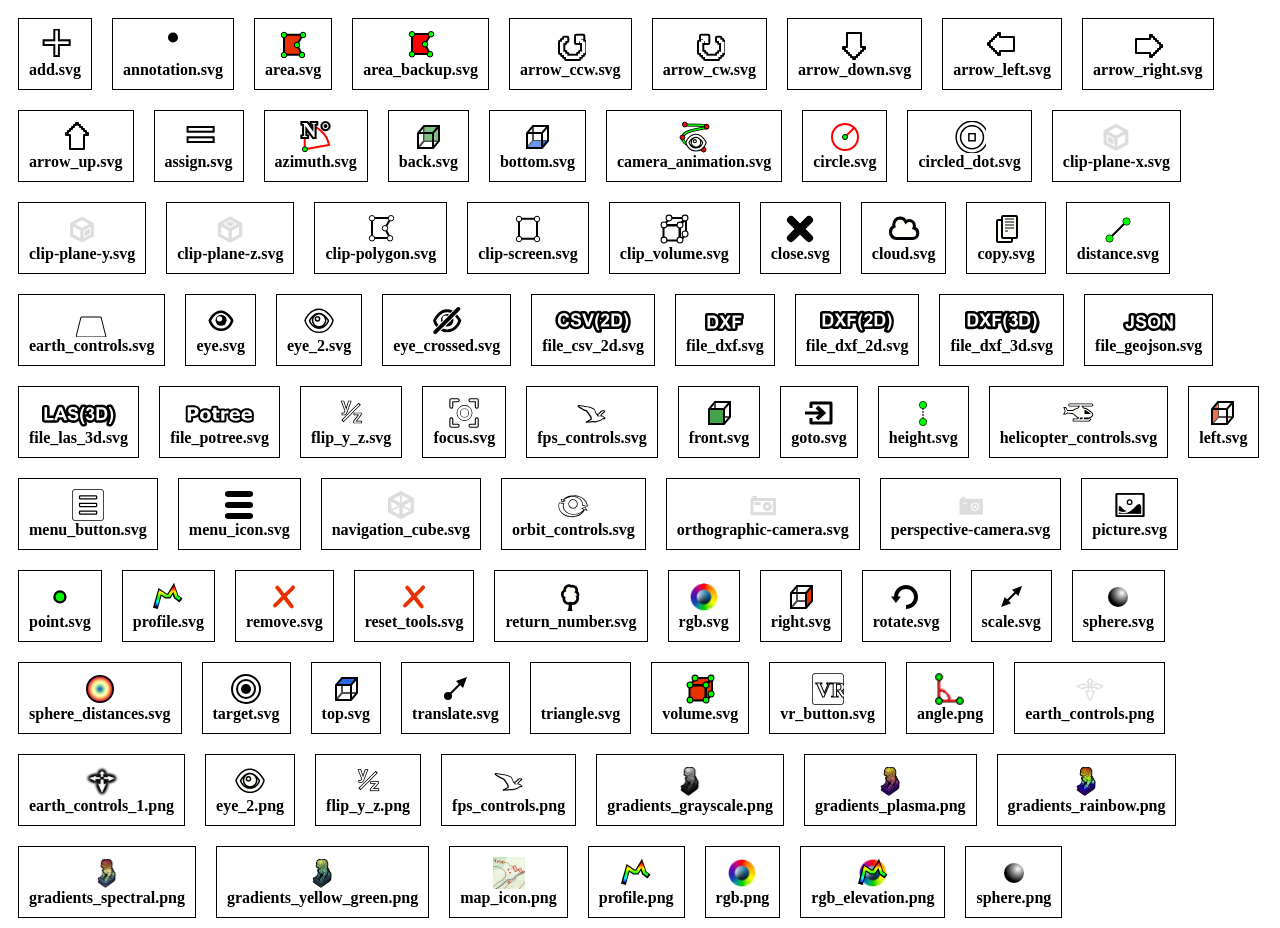
<file: potree/libs/potree/resources/icons/index.html>
<html>
				<head>
					<style>
						.icon_container{
							border: 1px solid black;
							margin: 10px;
							padding: 10px;
						}
					</style>
				</head>
				<body>
					<div id="icons_container">
						
			<span class="icon_container" style="position: relative; float: left">
				<center>
				<img src="add.svg" style="height: 32px;"/>
				<div style="font-weight: bold">add.svg</div>
				</center>
			</span>
			
			<span class="icon_container" style="position: relative; float: left">
				<center>
				<img src="annotation.svg" style="height: 32px;"/>
				<div style="font-weight: bold">annotation.svg</div>
				</center>
			</span>
			
			<span class="icon_container" style="position: relative; float: left">
				<center>
				<img src="area.svg" style="height: 32px;"/>
				<div style="font-weight: bold">area.svg</div>
				</center>
			</span>
			
			<span class="icon_container" style="position: relative; float: left">
				<center>
				<img src="area_backup.svg" style="height: 32px;"/>
				<div style="font-weight: bold">area_backup.svg</div>
				</center>
			</span>
			
			<span class="icon_container" style="position: relative; float: left">
				<center>
				<img src="arrow_ccw.svg" style="height: 32px;"/>
				<div style="font-weight: bold">arrow_ccw.svg</div>
				</center>
			</span>
			
			<span class="icon_container" style="position: relative; float: left">
				<center>
				<img src="arrow_cw.svg" style="height: 32px;"/>
				<div style="font-weight: bold">arrow_cw.svg</div>
				</center>
			</span>
			
			<span class="icon_container" style="position: relative; float: left">
				<center>
				<img src="arrow_down.svg" style="height: 32px;"/>
				<div style="font-weight: bold">arrow_down.svg</div>
				</center>
			</span>
			
			<span class="icon_container" style="position: relative; float: left">
				<center>
				<img src="arrow_left.svg" style="height: 32px;"/>
				<div style="font-weight: bold">arrow_left.svg</div>
				</center>
			</span>
			
			<span class="icon_container" style="position: relative; float: left">
				<center>
				<img src="arrow_right.svg" style="height: 32px;"/>
				<div style="font-weight: bold">arrow_right.svg</div>
				</center>
			</span>
			
			<span class="icon_container" style="position: relative; float: left">
				<center>
				<img src="arrow_up.svg" style="height: 32px;"/>
				<div style="font-weight: bold">arrow_up.svg</div>
				</center>
			</span>
			
			<span class="icon_container" style="position: relative; float: left">
				<center>
				<img src="assign.svg" style="height: 32px;"/>
				<div style="font-weight: bold">assign.svg</div>
				</center>
			</span>
			
			<span class="icon_container" style="position: relative; float: left">
				<center>
				<img src="azimuth.svg" style="height: 32px;"/>
				<div style="font-weight: bold">azimuth.svg</div>
				</center>
			</span>
			
			<span class="icon_container" style="position: relative; float: left">
				<center>
				<img src="back.svg" style="height: 32px;"/>
				<div style="font-weight: bold">back.svg</div>
				</center>
			</span>
			
			<span class="icon_container" style="position: relative; float: left">
				<center>
				<img src="bottom.svg" style="height: 32px;"/>
				<div style="font-weight: bold">bottom.svg</div>
				</center>
			</span>
			
			<span class="icon_container" style="position: relative; float: left">
				<center>
				<img src="camera_animation.svg" style="height: 32px;"/>
				<div style="font-weight: bold">camera_animation.svg</div>
				</center>
			</span>
			
			<span class="icon_container" style="position: relative; float: left">
				<center>
				<img src="circle.svg" style="height: 32px;"/>
				<div style="font-weight: bold">circle.svg</div>
				</center>
			</span>
			
			<span class="icon_container" style="position: relative; float: left">
				<center>
				<img src="circled_dot.svg" style="height: 32px;"/>
				<div style="font-weight: bold">circled_dot.svg</div>
				</center>
			</span>
			
			<span class="icon_container" style="position: relative; float: left">
				<center>
				<img src="clip-plane-x.svg" style="height: 32px;"/>
				<div style="font-weight: bold">clip-plane-x.svg</div>
				</center>
			</span>
			
			<span class="icon_container" style="position: relative; float: left">
				<center>
				<img src="clip-plane-y.svg" style="height: 32px;"/>
				<div style="font-weight: bold">clip-plane-y.svg</div>
				</center>
			</span>
			
			<span class="icon_container" style="position: relative; float: left">
				<center>
				<img src="clip-plane-z.svg" style="height: 32px;"/>
				<div style="font-weight: bold">clip-plane-z.svg</div>
				</center>
			</span>
			
			<span class="icon_container" style="position: relative; float: left">
				<center>
				<img src="clip-polygon.svg" style="height: 32px;"/>
				<div style="font-weight: bold">clip-polygon.svg</div>
				</center>
			</span>
			
			<span class="icon_container" style="position: relative; float: left">
				<center>
				<img src="clip-screen.svg" style="height: 32px;"/>
				<div style="font-weight: bold">clip-screen.svg</div>
				</center>
			</span>
			
			<span class="icon_container" style="position: relative; float: left">
				<center>
				<img src="clip_volume.svg" style="height: 32px;"/>
				<div style="font-weight: bold">clip_volume.svg</div>
				</center>
			</span>
			
			<span class="icon_container" style="position: relative; float: left">
				<center>
				<img src="close.svg" style="height: 32px;"/>
				<div style="font-weight: bold">close.svg</div>
				</center>
			</span>
			
			<span class="icon_container" style="position: relative; float: left">
				<center>
				<img src="cloud.svg" style="height: 32px;"/>
				<div style="font-weight: bold">cloud.svg</div>
				</center>
			</span>
			
			<span class="icon_container" style="position: relative; float: left">
				<center>
				<img src="copy.svg" style="height: 32px;"/>
				<div style="font-weight: bold">copy.svg</div>
				</center>
			</span>
			
			<span class="icon_container" style="position: relative; float: left">
				<center>
				<img src="distance.svg" style="height: 32px;"/>
				<div style="font-weight: bold">distance.svg</div>
				</center>
			</span>
			
			<span class="icon_container" style="position: relative; float: left">
				<center>
				<img src="earth_controls.svg" style="height: 32px;"/>
				<div style="font-weight: bold">earth_controls.svg</div>
				</center>
			</span>
			
			<span class="icon_container" style="position: relative; float: left">
				<center>
				<img src="eye.svg" style="height: 32px;"/>
				<div style="font-weight: bold">eye.svg</div>
				</center>
			</span>
			
			<span class="icon_container" style="position: relative; float: left">
				<center>
				<img src="eye_2.svg" style="height: 32px;"/>
				<div style="font-weight: bold">eye_2.svg</div>
				</center>
			</span>
			
			<span class="icon_container" style="position: relative; float: left">
				<center>
				<img src="eye_crossed.svg" style="height: 32px;"/>
				<div style="font-weight: bold">eye_crossed.svg</div>
				</center>
			</span>
			
			<span class="icon_container" style="position: relative; float: left">
				<center>
				<img src="file_csv_2d.svg" style="height: 32px;"/>
				<div style="font-weight: bold">file_csv_2d.svg</div>
				</center>
			</span>
			
			<span class="icon_container" style="position: relative; float: left">
				<center>
				<img src="file_dxf.svg" style="height: 32px;"/>
				<div style="font-weight: bold">file_dxf.svg</div>
				</center>
			</span>
			
			<span class="icon_container" style="position: relative; float: left">
				<center>
				<img src="file_dxf_2d.svg" style="height: 32px;"/>
				<div style="font-weight: bold">file_dxf_2d.svg</div>
				</center>
			</span>
			
			<span class="icon_container" style="position: relative; float: left">
				<center>
				<img src="file_dxf_3d.svg" style="height: 32px;"/>
				<div style="font-weight: bold">file_dxf_3d.svg</div>
				</center>
			</span>
			
			<span class="icon_container" style="position: relative; float: left">
				<center>
				<img src="file_geojson.svg" style="height: 32px;"/>
				<div style="font-weight: bold">file_geojson.svg</div>
				</center>
			</span>
			
			<span class="icon_container" style="position: relative; float: left">
				<center>
				<img src="file_las_3d.svg" style="height: 32px;"/>
				<div style="font-weight: bold">file_las_3d.svg</div>
				</center>
			</span>
			
			<span class="icon_container" style="position: relative; float: left">
				<center>
				<img src="file_potree.svg" style="height: 32px;"/>
				<div style="font-weight: bold">file_potree.svg</div>
				</center>
			</span>
			
			<span class="icon_container" style="position: relative; float: left">
				<center>
				<img src="flip_y_z.svg" style="height: 32px;"/>
				<div style="font-weight: bold">flip_y_z.svg</div>
				</center>
			</span>
			
			<span class="icon_container" style="position: relative; float: left">
				<center>
				<img src="focus.svg" style="height: 32px;"/>
				<div style="font-weight: bold">focus.svg</div>
				</center>
			</span>
			
			<span class="icon_container" style="position: relative; float: left">
				<center>
				<img src="fps_controls.svg" style="height: 32px;"/>
				<div style="font-weight: bold">fps_controls.svg</div>
				</center>
			</span>
			
			<span class="icon_container" style="position: relative; float: left">
				<center>
				<img src="front.svg" style="height: 32px;"/>
				<div style="font-weight: bold">front.svg</div>
				</center>
			</span>
			
			<span class="icon_container" style="position: relative; float: left">
				<center>
				<img src="goto.svg" style="height: 32px;"/>
				<div style="font-weight: bold">goto.svg</div>
				</center>
			</span>
			
			<span class="icon_container" style="position: relative; float: left">
				<center>
				<img src="height.svg" style="height: 32px;"/>
				<div style="font-weight: bold">height.svg</div>
				</center>
			</span>
			
			<span class="icon_container" style="position: relative; float: left">
				<center>
				<img src="helicopter_controls.svg" style="height: 32px;"/>
				<div style="font-weight: bold">helicopter_controls.svg</div>
				</center>
			</span>
			
			<span class="icon_container" style="position: relative; float: left">
				<center>
				<img src="left.svg" style="height: 32px;"/>
				<div style="font-weight: bold">left.svg</div>
				</center>
			</span>
			
			<span class="icon_container" style="position: relative; float: left">
				<center>
				<img src="menu_button.svg" style="height: 32px;"/>
				<div style="font-weight: bold">menu_button.svg</div>
				</center>
			</span>
			
			<span class="icon_container" style="position: relative; float: left">
				<center>
				<img src="menu_icon.svg" style="height: 32px;"/>
				<div style="font-weight: bold">menu_icon.svg</div>
				</center>
			</span>
			
			<span class="icon_container" style="position: relative; float: left">
				<center>
				<img src="navigation_cube.svg" style="height: 32px;"/>
				<div style="font-weight: bold">navigation_cube.svg</div>
				</center>
			</span>
			
			<span class="icon_container" style="position: relative; float: left">
				<center>
				<img src="orbit_controls.svg" style="height: 32px;"/>
				<div style="font-weight: bold">orbit_controls.svg</div>
				</center>
			</span>
			
			<span class="icon_container" style="position: relative; float: left">
				<center>
				<img src="orthographic-camera.svg" style="height: 32px;"/>
				<div style="font-weight: bold">orthographic-camera.svg</div>
				</center>
			</span>
			
			<span class="icon_container" style="position: relative; float: left">
				<center>
				<img src="perspective-camera.svg" style="height: 32px;"/>
				<div style="font-weight: bold">perspective-camera.svg</div>
				</center>
			</span>
			
			<span class="icon_container" style="position: relative; float: left">
				<center>
				<img src="picture.svg" style="height: 32px;"/>
				<div style="font-weight: bold">picture.svg</div>
				</center>
			</span>
			
			<span class="icon_container" style="position: relative; float: left">
				<center>
				<img src="point.svg" style="height: 32px;"/>
				<div style="font-weight: bold">point.svg</div>
				</center>
			</span>
			
			<span class="icon_container" style="position: relative; float: left">
				<center>
				<img src="profile.svg" style="height: 32px;"/>
				<div style="font-weight: bold">profile.svg</div>
				</center>
			</span>
			
			<span class="icon_container" style="position: relative; float: left">
				<center>
				<img src="remove.svg" style="height: 32px;"/>
				<div style="font-weight: bold">remove.svg</div>
				</center>
			</span>
			
			<span class="icon_container" style="position: relative; float: left">
				<center>
				<img src="reset_tools.svg" style="height: 32px;"/>
				<div style="font-weight: bold">reset_tools.svg</div>
				</center>
			</span>
			
			<span class="icon_container" style="position: relative; float: left">
				<center>
				<img src="return_number.svg" style="height: 32px;"/>
				<div style="font-weight: bold">return_number.svg</div>
				</center>
			</span>
			
			<span class="icon_container" style="position: relative; float: left">
				<center>
				<img src="rgb.svg" style="height: 32px;"/>
				<div style="font-weight: bold">rgb.svg</div>
				</center>
			</span>
			
			<span class="icon_container" style="position: relative; float: left">
				<center>
				<img src="right.svg" style="height: 32px;"/>
				<div style="font-weight: bold">right.svg</div>
				</center>
			</span>
			
			<span class="icon_container" style="position: relative; float: left">
				<center>
				<img src="rotate.svg" style="height: 32px;"/>
				<div style="font-weight: bold">rotate.svg</div>
				</center>
			</span>
			
			<span class="icon_container" style="position: relative; float: left">
				<center>
				<img src="scale.svg" style="height: 32px;"/>
				<div style="font-weight: bold">scale.svg</div>
				</center>
			</span>
			
			<span class="icon_container" style="position: relative; float: left">
				<center>
				<img src="sphere.svg" style="height: 32px;"/>
				<div style="font-weight: bold">sphere.svg</div>
				</center>
			</span>
			
			<span class="icon_container" style="position: relative; float: left">
				<center>
				<img src="sphere_distances.svg" style="height: 32px;"/>
				<div style="font-weight: bold">sphere_distances.svg</div>
				</center>
			</span>
			
			<span class="icon_container" style="position: relative; float: left">
				<center>
				<img src="target.svg" style="height: 32px;"/>
				<div style="font-weight: bold">target.svg</div>
				</center>
			</span>
			
			<span class="icon_container" style="position: relative; float: left">
				<center>
				<img src="top.svg" style="height: 32px;"/>
				<div style="font-weight: bold">top.svg</div>
				</center>
			</span>
			
			<span class="icon_container" style="position: relative; float: left">
				<center>
				<img src="translate.svg" style="height: 32px;"/>
				<div style="font-weight: bold">translate.svg</div>
				</center>
			</span>
			
			<span class="icon_container" style="position: relative; float: left">
				<center>
				<img src="triangle.svg" style="height: 32px;"/>
				<div style="font-weight: bold">triangle.svg</div>
				</center>
			</span>
			
			<span class="icon_container" style="position: relative; float: left">
				<center>
				<img src="volume.svg" style="height: 32px;"/>
				<div style="font-weight: bold">volume.svg</div>
				</center>
			</span>
			
			<span class="icon_container" style="position: relative; float: left">
				<center>
				<img src="vr_button.svg" style="height: 32px;"/>
				<div style="font-weight: bold">vr_button.svg</div>
				</center>
			</span>
			
			<span class="icon_container" style="position: relative; float: left">
				<center>
				<img src="angle.png" style="height: 32px;"/>
				<div style="font-weight: bold">angle.png</div>
				</center>
			</span>
			
			<span class="icon_container" style="position: relative; float: left">
				<center>
				<img src="earth_controls.png" style="height: 32px;"/>
				<div style="font-weight: bold">earth_controls.png</div>
				</center>
			</span>
			
			<span class="icon_container" style="position: relative; float: left">
				<center>
				<img src="earth_controls_1.png" style="height: 32px;"/>
				<div style="font-weight: bold">earth_controls_1.png</div>
				</center>
			</span>
			
			<span class="icon_container" style="position: relative; float: left">
				<center>
				<img src="eye_2.png" style="height: 32px;"/>
				<div style="font-weight: bold">eye_2.png</div>
				</center>
			</span>
			
			<span class="icon_container" style="position: relative; float: left">
				<center>
				<img src="flip_y_z.png" style="height: 32px;"/>
				<div style="font-weight: bold">flip_y_z.png</div>
				</center>
			</span>
			
			<span class="icon_container" style="position: relative; float: left">
				<center>
				<img src="fps_controls.png" style="height: 32px;"/>
				<div style="font-weight: bold">fps_controls.png</div>
				</center>
			</span>
			
			<span class="icon_container" style="position: relative; float: left">
				<center>
				<img src="gradients_grayscale.png" style="height: 32px;"/>
				<div style="font-weight: bold">gradients_grayscale.png</div>
				</center>
			</span>
			
			<span class="icon_container" style="position: relative; float: left">
				<center>
				<img src="gradients_plasma.png" style="height: 32px;"/>
				<div style="font-weight: bold">gradients_plasma.png</div>
				</center>
			</span>
			
			<span class="icon_container" style="position: relative; float: left">
				<center>
				<img src="gradients_rainbow.png" style="height: 32px;"/>
				<div style="font-weight: bold">gradients_rainbow.png</div>
				</center>
			</span>
			
			<span class="icon_container" style="position: relative; float: left">
				<center>
				<img src="gradients_spectral.png" style="height: 32px;"/>
				<div style="font-weight: bold">gradients_spectral.png</div>
				</center>
			</span>
			
			<span class="icon_container" style="position: relative; float: left">
				<center>
				<img src="gradients_yellow_green.png" style="height: 32px;"/>
				<div style="font-weight: bold">gradients_yellow_green.png</div>
				</center>
			</span>
			
			<span class="icon_container" style="position: relative; float: left">
				<center>
				<img src="map_icon.png" style="height: 32px;"/>
				<div style="font-weight: bold">map_icon.png</div>
				</center>
			</span>
			
			<span class="icon_container" style="position: relative; float: left">
				<center>
				<img src="profile.png" style="height: 32px;"/>
				<div style="font-weight: bold">profile.png</div>
				</center>
			</span>
			
			<span class="icon_container" style="position: relative; float: left">
				<center>
				<img src="rgb.png" style="height: 32px;"/>
				<div style="font-weight: bold">rgb.png</div>
				</center>
			</span>
			
			<span class="icon_container" style="position: relative; float: left">
				<center>
				<img src="rgb_elevation.png" style="height: 32px;"/>
				<div style="font-weight: bold">rgb_elevation.png</div>
				</center>
			</span>
			
			<span class="icon_container" style="position: relative; float: left">
				<center>
				<img src="sphere.png" style="height: 32px;"/>
				<div style="font-weight: bold">sphere.png</div>
				</center>
			</span>
			
					</div>
				</body>
			</html>
</file>
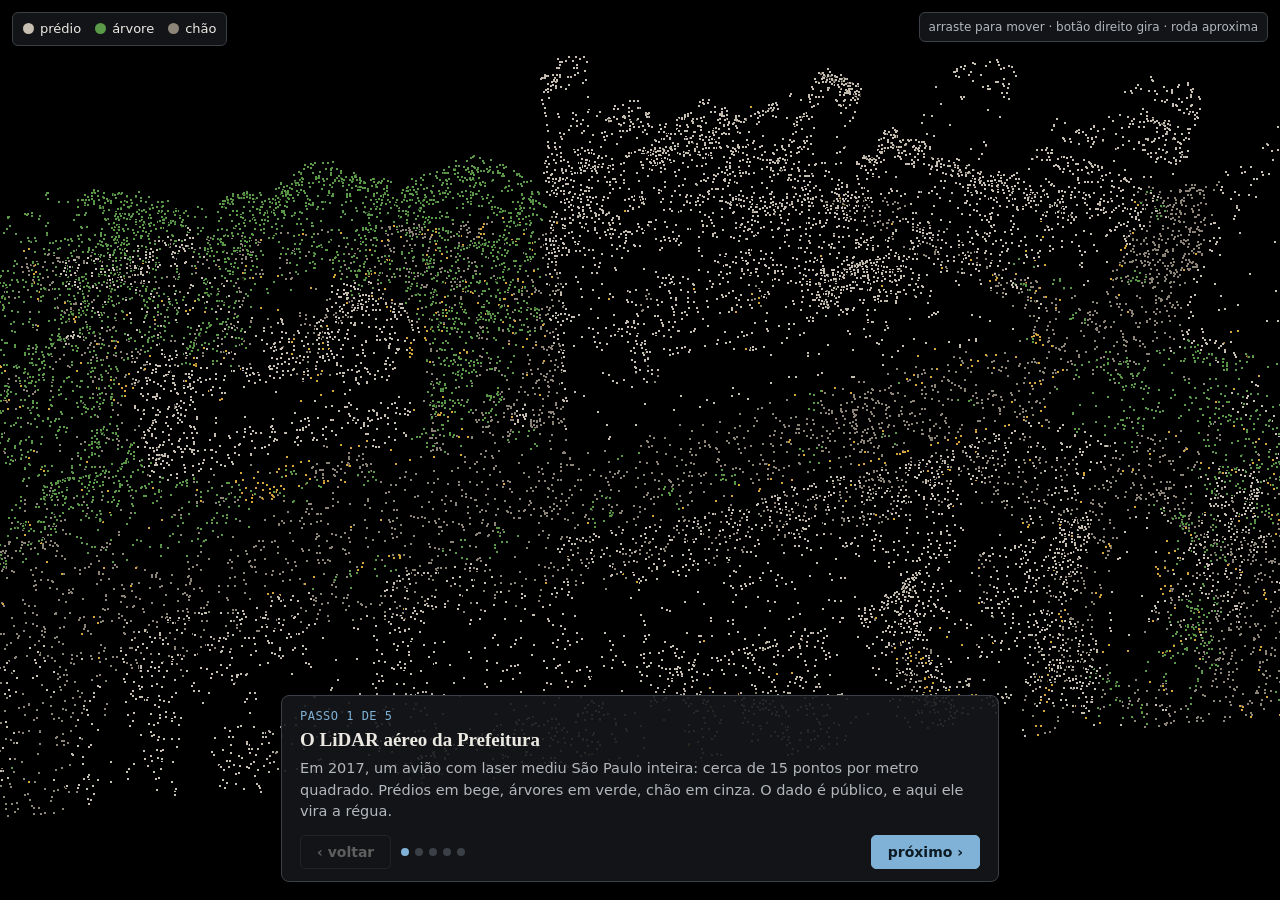
<file: potree/tour.html>
<!doctype html>
<html lang="pt-BR">
<head>
<meta charset="utf-8">
<meta name="viewport" content="width=device-width, initial-scale=1">
<title>Apresentação 3D</title>
<link rel="icon" href="data:image/svg+xml,%3Csvg xmlns=%27http://www.w3.org/2000/svg%27 viewBox=%270 0 32 32%27%3E%3Crect width=%2732%27 height=%2732%27 rx=%275%27 fill=%27%231f5f8b%27/%3E%3Cpath d=%27M16 5v22M5 16h22%27 stroke=%27%23fff%27 stroke-width=%272%27/%3E%3Ccircle cx=%2716%27 cy=%2716%27 r=%276.5%27 fill=%27none%27 stroke=%27%23fff%27 stroke-width=%272%27/%3E%3C/svg%3E">
<link rel="stylesheet" href="libs/potree/potree.css">
<style>
  :root { --painel: rgba(20, 23, 26, .9); --tinta: #ece9e3; --tinta2: #b4b8bc; --linha: #3a4046; --destaque: #7fb2d6; }
  html, body { margin: 0; height: 100%; overflow: hidden; background: #15181b; color: var(--tinta);
    font: 15px/1.5 "IBM Plex Sans", system-ui, -apple-system, "Segoe UI", sans-serif; }
  #render { position: absolute; inset: 0; }
  #cartao { position: absolute; left: 50%; bottom: 18px; transform: translateX(-50%); width: min(680px, calc(100% - 24px));
    background: var(--painel); border: 1px solid var(--linha); border-radius: 8px; padding: 14px 18px 12px; z-index: 20;
    box-shadow: 0 6px 24px rgba(0, 0, 0, .35); }
  #cartao .passo { font: 500 12px/1 "IBM Plex Mono", ui-monospace, monospace; color: var(--destaque); letter-spacing: .04em; }
  #cartao h1 { font: 600 19px/1.25 "Source Serif 4", Georgia, serif; margin: 6px 0 6px; }
  #cartao p { margin: 0; color: var(--tinta2); font-size: 14.5px; }
  #controles { display: flex; align-items: center; gap: 10px; margin-top: 12px; }
  #controles button { font: 600 14px "IBM Plex Sans", system-ui, sans-serif; border-radius: 5px; padding: 8px 16px; cursor: pointer;
    border: 1px solid var(--linha); background: transparent; color: var(--tinta); }
  #controles button.principal { background: var(--destaque); border-color: var(--destaque); color: #0d1a24; margin-left: auto; }
  #controles button:disabled { opacity: .35; cursor: default; }
  #pontos { display: flex; gap: 6px; }
  #pontos i { width: 8px; height: 8px; border-radius: 50%; background: var(--linha); cursor: pointer; }
  #pontos i.ativo { background: var(--destaque); }
  #legenda { position: absolute; top: 12px; left: 12px; z-index: 20; display: flex; gap: 14px; flex-wrap: wrap;
    background: var(--painel); border: 1px solid var(--linha); border-radius: 6px; padding: 6px 10px; font-size: 13px; }
  #legenda:empty { display: none; }
  #legenda span { display: inline-flex; align-items: center; gap: 6px; }
  #legenda i { width: 11px; height: 11px; border-radius: 50%; display: inline-block; }
  #dica { position: absolute; top: 12px; right: 12px; z-index: 20; font-size: 12px; color: var(--tinta2); background: var(--painel);
    border: 1px solid var(--linha); border-radius: 6px; padding: 5px 9px; }
  #carregando { position: absolute; inset: 0; display: grid; place-items: center; z-index: 30; background: #15181b;
    color: var(--tinta2); font-size: 15px; }
  .potree_annotation { font: 600 12px/1 "IBM Plex Sans", system-ui, sans-serif !important; }
  .annotation-titlebar { background: rgba(20, 23, 26, .85) !important; color: #fff !important; border-radius: 4px !important;
    padding: 4px 7px !important; border: 1px solid #3a4046 !important; }
  #potree_map, #potree_sidebar_container, #potree_quick_buttons { display: none !important; }
  @media (max-height: 640px) and (min-width: 561px) {   /* embutido na página: cartão menor, no canto */
    #cartao { left: 12px; bottom: 12px; transform: none; width: min(440px, calc(100% - 24px)); padding: 10px 14px 10px; }
    #cartao h1 { font-size: 16px; margin: 4px 0; }
    #cartao p { font-size: 13px; line-height: 1.45; }
    #controles { margin-top: 8px; }
    #controles button { padding: 6px 12px; font-size: 13px; }
  }
  /* celular: o cartão vira uma faixa encaixada embaixo (não cobre a cena) e o texto mostra 3 linhas; tocar abre o resto */
  @media (max-width: 560px) {
    #cartao { left: 0; right: 0; bottom: 0; width: auto; transform: none; border-radius: 0; border-width: 1px 0 0;
      padding: 8px 12px 10px; box-shadow: none; background: rgba(20, 23, 26, .97); }
    #cartao .passo { font-size: 10.5px; }
    #cartao h1 { font-size: 15px; margin: 3px 0; }
    #cartao p { font-size: 12.5px; line-height: 1.4; display: -webkit-box; -webkit-line-clamp: 3; -webkit-box-orient: vertical;
      overflow: hidden; cursor: pointer; }
    #cartao p.aberto { display: block; }
    #controles { margin-top: 8px; gap: 8px; }
    #controles button { padding: 6px 12px; font-size: 13px; }
    #pontos { gap: 5px; }
    #pontos i { width: 6px; height: 6px; }
    #legenda { top: 8px; left: 8px; font-size: 11.5px; padding: 4px 8px; gap: 10px; }
    #legenda i { width: 9px; height: 9px; }
    #dica { display: none; }
  }
</style>
</head>
<body>
<div id="render"></div>
<div id="legenda"></div>
<div id="dica">arraste para olhar em volta</div>
<div id="cartao">
  <div class="passo" id="num"></div>
  <h1 id="tit"></h1>
  <p id="txt"></p>
  <div id="controles">
    <button id="voltar" type="button">‹ voltar</button>
    <div id="pontos"></div>
    <button id="proximo" class="principal" type="button">próximo ›</button>
  </div>
</div>
<div id="carregando">carregando as nuvens e as fotos…</div>

<script src="libs/jquery/jquery-3.1.1.min.js"></script>
<script src="libs/other/BinaryHeap.js"></script>
<script src="libs/tween/tween.min.js"></script>
<script src="libs/proj4/proj4.js"></script>
<script src="libs/potree/potree.js"></script>
<script>
  const q = new URLSearchParams(location.search);
  const TOUR = q.get('t') || 'avenida';
  const CORES = { 2: '#8d8577', 20: '#8d8577', 5: '#5b9a48', 6: '#c7bfb1', 19: '#d4a63c', 60: '#d6604d', 61: '#2166ac',
                  62: '#9a9a9a', 70: '#bbbbbb' };
  const hexRGB = h => [1, 3, 5].map(i => parseInt(h.slice(i, i + 2), 16) / 255);
  const grau = Math.PI / 180;
  // o Earth Control do Potree só escuta mouse (arrastar e roda), sem toque; no celular fica o Orbit (um dedo gira, pinça aproxima)
  const TOQUE = q.has('toque') || matchMedia('(pointer: coarse)').matches;

  window.POTREE_NUVEM_MERCATOR = false;
  proj4.defs('pointcloud', '+proj=utm +zone=23 +south +ellps=GRS80 +towgs84=0,0,0,0,0,0,0 +units=m +no_defs');
  proj4.defs('WGS84', '+proj=longlat +ellps=WGS84 +datum=WGS84 +no_defs');
  const viewer = new Potree.Viewer(document.getElementById('render'), { noDragAndDrop: true });
  viewer.setEDLEnabled(true); viewer.setEDLRadius(1.4); viewer.setEDLStrength(0.35);
  viewer.setFOV(65); viewer.setPointBudget(4_000_000); viewer.setBackground('black'); viewer.setMinNodeSize(5);
  window.viewer = viewer;

  let cfg, imagens, passo = 0, linhasObjs = [], rotulos = [], cores = CORES;
  const nuvens = {}, porNome = {};

  // ---------- linhas 3D (edificações do GeoSampa): o mesmo truque do viewer do TCC, que pega as classes de linha de
  // uma medição do Potree (este build não expõe o three.js), na cena de sobreposição (a esfera da foto cobre a principal)
  function criarLinhas(A) {
    const V3 = viewer.scene.view.position.constructor;
    const tmp = new Potree.Measure();
    tmp.addMarker(new V3(0, 0, 0)); tmp.addMarker(new V3(1, 0, 0));
    const e = tmp.edges[0];
    const LineSegments2 = Object.getPrototypeOf(e.constructor.prototype).constructor;
    const LineSegmentsGeometry = Object.getPrototypeOf(e.geometry.constructor.prototype).constructor;
    const LineMaterial = e.material.constructor;
    const cena = viewer.measuringTool ? viewer.measuringTool.scene : viewer.scene.scene;
    for (const [chave, cor] of [['telhado', 0x3d8bff], ['quinas', 0x9ec5ff]]) {
      if (!A[chave] || !A[chave].length) continue;
      const g = new LineSegmentsGeometry();
      g.setPositions(A[chave]);
      const m = new LineMaterial({ color: cor, linewidth: 3, resolution: e.material.resolution.clone() });
      m.depthTest = false;
      const o = new LineSegments2(g, m);
      o.position.set(...A.origem);
      o.frustumCulled = false;
      o.visible = false;
      cena.add(o);
      linhasObjs.push(o);
    }
    viewer.addEventListener('update', () => {
      const el = viewer.renderer.domElement;
      linhasObjs.forEach(o => o.material.resolution.set(el.clientWidth, el.clientHeight));
    });
  }

  // ---------- fotos 360
  function orientar(im) {                         // a mesma rotação do Images360.focus do potree.js
    const s = imagens.sphere;
    s.position.set(...im.position);
    s.rotation.set((+im.roll + 90) * grau, -im.pitch * grau, (-im.course + 90) * grau, 'ZYX');
  }
  function aplicarPose(im, v) {
    im.position = [v[0], v[1], v[2]];
    [im.course, im.pitch, im.roll] = [v[3], v[4], v[5]];
    im.mesh.position.set(v[0], v[1], v[2]);
  }
  const direcao = ([az, el]) => [Math.sin(az * grau) * Math.cos(el * grau), Math.cos(az * grau) * Math.cos(el * grau), Math.sin(el * grau)];

  function entrarFoto(p) {
    const im = porNome[p.foto], v = cfg.poses[p.foto][p.modo], d = direcao(p.olhar);
    aplicarPose(im, v);
    if (imagens.focusedImage === im) {             // mesma foto, outra pose: a esfera gira e a câmera vai junto
      orientar(im);
      viewer.scene.view.setView(v.slice(0, 3).map((x, k) => x - d[k] * 1e-6), v.slice(0, 3), 900);
      return;
    }
    if (imagens.focusedImage) imagens.unfocus(viewer);
    viewer.scene.view.position.set(...v.slice(0, 3).map((x, k) => x - d[k] * 5));
    imagens.focus(im, viewer);
    imagens.elUnfocus.style.display = 'none';
  }

  function sairFoto() {
    if (!imagens.focusedImage) return;
    imagens.sphere.visible = false;
    imagens.sphere.material.map = null;
    imagens.focusedImage = null;
    imagens.selectingEnabled = false;
    viewer.orbitControls.doubleClockZoomEnabled = true;
  }

  // ---------- passos
  function legenda(p) {
    const L = document.getElementById('legenda'), itens = [];
    if (p.mostrar.includes('cameras')) itens.push([CORES[60], 'GPS'], [CORES[61], 'pose ajustada']);
    if (p.linhas) itens.push(['#3d8bff', 'edificações do GeoSampa']);
    if (TOUR === 'trj2' && p.mostrar.some(m => ['copa', 'tronco', 'casco'].includes(m))) itens.push(['#888', 'uma cor por árvore']);
    if (p.mostrar.includes('lidar') && !p.foto) itens.push([cores[6], 'prédio'], [cores[5], 'árvore'], [cores[2], 'chão']);
    L.innerHTML = itens.map(([c, t]) => `<span><i style="background:${c}"></i>${t}</span>`).join('');
  }

  function irPara(k) {
    passo = Math.max(0, Math.min(cfg.passos.length - 1, k));
    const p = cfg.passos[passo];
    for (const [id, pc] of Object.entries(nuvens)) pc.visible = p.mostrar.includes(id);
    linhasObjs.forEach(o => o.visible = !!p.linhas);
    rotulos.forEach(a => a.visible = !!p.rotulos);
    viewer.setFOV(p.fov || 55);
    if (p.foto) entrarFoto(p);
    else {                                         // fora da foto: Earth Control no mouse, Orbit no toque
      sairFoto();
      viewer.setControls(TOQUE ? viewer.orbitControls : viewer.earthControls);
      viewer.scene.view.setView(p.vista.posicao, p.vista.alvo, 1200);
    }
    document.getElementById('num').textContent = `PASSO ${passo + 1} DE ${cfg.passos.length}`;
    document.getElementById('tit').textContent = p.titulo;
    document.getElementById('txt').textContent = p.texto;
    document.getElementById('txt').classList.remove('aberto');
    document.getElementById('voltar').disabled = passo === 0;
    const prox = document.getElementById('proximo');
    prox.textContent = passo === cfg.passos.length - 1 ? 'recomeçar' : 'próximo ›';
    document.querySelectorAll('#pontos i').forEach((b, i) => b.classList.toggle('ativo', i === passo));
    document.getElementById('dica').textContent = p.foto ? 'arraste para olhar em volta'
      : TOQUE ? 'arraste para girar · pinça aproxima' : 'arraste para mover · botão direito gira · roda aproxima';
    legenda(p);
    const u = new URLSearchParams(location.search); u.set('passo', passo + 1); history.replaceState(null, '', '?' + u);
  }
  // no celular, a cena termina onde o cartão começa (o Potree acompanha o tamanho da área a cada quadro)
  const cartao = document.getElementById('cartao'), estreito = matchMedia('(max-width: 560px)');
  const encaixar = () => { document.getElementById('render').style.bottom = estreito.matches ? cartao.offsetHeight + 'px' : ''; };
  new ResizeObserver(encaixar).observe(cartao);
  estreito.addEventListener('change', encaixar);
  document.getElementById('txt').addEventListener('click', ev => ev.currentTarget.classList.toggle('aberto'));
  document.getElementById('voltar').onclick = () => irPara(passo - 1);
  document.getElementById('proximo').onclick = () => irPara(passo === cfg.passos.length - 1 ? 0 : passo + 1);
  document.addEventListener('keydown', ev => {
    if (ev.key === 'ArrowRight' || ev.key === ' ') irPara(passo + 1);
    if (ev.key === 'ArrowLeft') irPara(passo - 1);
  });

  // ---------- carga
  (async () => {
    cfg = await (await fetch(`tour/${TOUR}.json`)).json();
    document.title = cfg.titulo;
    cores = Object.assign({}, CORES, cfg.cores || {});
    const esquema = { DEFAULT: { visible: true, name: 'outra', color: [0.6, 0.6, 0.6, 1] } };
    for (const [k, h] of Object.entries(cores)) esquema[k] = { visible: true, name: k, color: [...hexRGB(h), 1] };
    viewer.setClassifications(esquema);
    document.getElementById('pontos').innerHTML = cfg.passos.map((_, i) => `<i title="passo ${i + 1}"></i>`).join('');
    document.querySelectorAll('#pontos i').forEach((b, i) => b.onclick = () => irPara(i));

    const cargas = cfg.camadas.map(c => new Promise(ok => Potree.loadPointCloud(c.caminho, c.id, e => {
      const pc = e.pointcloud, m = pc.material;
      m.size = c.tamanho; m.pointSizeType = Potree.PointSizeType.FIXED;
      m.activeAttributeName = c.cor === 'classe' ? 'classification' : 'rgba';
      if (c.brilho) m.rgbBrightness = c.brilho;
      pc.visible = false;
      viewer.scene.addPointCloud(pc);
      nuvens[c.id] = pc;
      ok();
    })));
    imagens = await Potree.Images360Loader.load(cfg.fotos, viewer, { transform: proj4('WGS84', 'pointcloud') });
    for (const im of imagens.images) {
      const nome = im.file.split('/').pop().replace('.jpg', '.webp');
      porNome[nome] = im;
      im.mesh.visible = false;
      im.mesh.scale.set(0.3, 0.3, 0.3);
    }
    imagens.selectingEnabled = false;
    const mostrarEsferas = imagens.unfocus.bind(imagens);   // o unfocus do Potree religa as esferas: aqui ficam ocultas
    imagens.unfocus = v => { mostrarEsferas(v); imagens.images.forEach(i => i.mesh.visible = false); imagens.selectingEnabled = false; };
    viewer.scene.add360Images(imagens);
    if (cfg.linhas) criarLinhas(await (await fetch(cfg.linhas)).json());
    for (const r of cfg.rotulos || []) {
      const a = new Potree.Annotation({ position: r.posicao, title: r.texto });
      a.visible = false;
      viewer.scene.annotations.add(a);
      rotulos.push(a);
    }
    await Promise.all(cargas);
    document.getElementById('carregando').remove();
    irPara((+q.get('passo') || 1) - 1);
  })();

  // ---------- só na montagem (apresentacao/servidor.py): quadros para o site
  // os rótulos do Potree são HTML e não saem no canvas: aqui eles são desenhados por cima de cada quadro
  function desenharRotulos(ctx, L, A) {
    if (!cfg.passos[passo].rotulos) return;
    const V3 = viewer.scene.view.position.constructor, cam = viewer.scene.getActiveCamera();
    ctx.font = '600 15px "IBM Plex Sans", system-ui, sans-serif';
    ctx.textBaseline = 'middle';
    for (const r of cfg.rotulos || []) {
      const v = new V3(...r.posicao).project(cam);
      if (v.z > 1 || Math.abs(v.x) > 1.05 || Math.abs(v.y) > 1.05) continue;
      const x = (v.x + 1) / 2 * L, y = (1 - v.y) / 2 * A, w = ctx.measureText(r.texto).width + 14;
      ctx.fillStyle = 'rgba(20, 23, 26, .82)';
      ctx.fillRect(x - w / 2, y - 24, w, 22);
      ctx.fillStyle = '#ffffff';
      ctx.fillText(r.texto, x - w / 2 + 7, y - 13);
    }
  }

  // volta em torno de um ponto, quadro a quadro: fig/quadros/<nome>_NNN.jpg (o ffmpeg junta em vídeo)
  window.gravarOrbita = async (nome, o) => {
    const L = o.largura || 1280, A = o.altura || 720, N = o.quadros || 288;
    const area = document.getElementById('render');
    Object.assign(area.style, { width: L + 'px', height: A + 'px', right: 'auto', bottom: 'auto' });
    const pos = k => {
      const t = (o.inicio || 0) * grau + 2 * Math.PI * k / N * (o.voltas || 1);
      return [o.centro[0] + o.raio * Math.sin(t), o.centro[1] - o.raio * Math.cos(t), o.centro[2] + o.elevacao];
    };
    viewer.scene.view.setView(pos(0), o.centro, 0);
    await new Promise(r => setTimeout(r, o.espera || 6000));
    const tela = document.createElement('canvas'); tela.width = L; tela.height = A;
    const ctx = tela.getContext('2d');
    for (let k = 0; k < N; k++) {
      viewer.scene.view.setView(pos(k), o.centro, 0);
      viewer.update(1 / 30, performance.now());
      viewer.renderer.setSize(L, A);               // o laço do Potree pode não ter rodado com a área nova
      const cam = viewer.scene.getActiveCamera();
      cam.aspect = L / A; cam.updateProjectionMatrix();
      viewer.render();
      ctx.fillStyle = '#15181b'; ctx.fillRect(0, 0, L, A);
      ctx.drawImage(viewer.renderer.domElement, 0, 0, L, A);
      desenharRotulos(ctx, L, A);
      await fetch(`/salvar?nome=fig/quadros/${nome}_${String(k).padStart(3, '0')}.jpg`,
                  { method: 'POST', body: tela.toDataURL('image/jpeg', 0.92) });
    }
    Object.assign(area.style, { width: '', height: '', right: '', bottom: '' });
    return N;
  };

  // prévia estática: quadro em JPEG
  window.capturar = async (largura = 1200, altura = 675, espera = 4000) => {
    const area = document.getElementById('render');
    Object.assign(area.style, { width: largura + 'px', height: altura + 'px', right: 'auto', bottom: 'auto' });
    await new Promise(r => setTimeout(r, espera));
    viewer.render();
    const tela = document.createElement('canvas'); tela.width = largura; tela.height = altura;
    const ctx = tela.getContext('2d'); ctx.fillStyle = '#15181b'; ctx.fillRect(0, 0, largura, altura);
    ctx.drawImage(viewer.renderer.domElement, 0, 0, largura, altura);
    Object.assign(area.style, { width: '', height: '', right: '', bottom: '' });
    return tela.toDataURL('image/jpeg', 0.88);
  };
</script>
</body>
</html>
</file>
<file: estilo.css>
/* Proposta de mestrado: tema claro e escuro, estética de carta topográfica (papel, tinta, uma cor de destaque) */
:root {
  --papel: #f6f5f1; --papel2: #edebe5; --tinta: #1c2024; --tinta2: #474e55; --tinta3: #6b7279; --linha: #d6d3ca;
  --destaque: #1f5f8b; --destaque-suave: #e2ecf3; --gps: #c2513f; --ajustada: #2166ac; --barra-neutra: #8f8a80;
  --sombra: 0 1px 2px rgba(0, 0, 0, .06);
  --serif: "Source Serif 4", Georgia, "Times New Roman", serif;
  --sans: "IBM Plex Sans", system-ui, -apple-system, "Segoe UI", sans-serif;
  --mono: "IBM Plex Mono", ui-monospace, Consolas, monospace;
  color-scheme: light;
}
@media (prefers-color-scheme: dark) {
  :root:not([data-tema="claro"]) {
    --papel: #121416; --papel2: #1a1d20; --tinta: #e8e6e1; --tinta2: #b7bbbf; --tinta3: #8e949a; --linha: #30353a;
    --destaque: #7fb2d6; --destaque-suave: #1a2a36; --gps: #e07a66; --ajustada: #6fa8dc; --barra-neutra: #8a857c;
    --sombra: none; color-scheme: dark;
  }
}
:root[data-tema="escuro"] {
  --papel: #121416; --papel2: #1a1d20; --tinta: #e8e6e1; --tinta2: #b7bbbf; --tinta3: #8e949a; --linha: #30353a;
  --destaque: #7fb2d6; --destaque-suave: #1a2a36; --gps: #e07a66; --ajustada: #6fa8dc; --barra-neutra: #8a857c;
  --sombra: none; color-scheme: dark;
}

* { box-sizing: border-box; }
html { scroll-behavior: smooth; -webkit-text-size-adjust: 100%; }
body { margin: 0; background: var(--papel); color: var(--tinta); font: 17px/1.62 var(--sans); }
img, svg { max-width: 100%; height: auto; display: block; }
a { color: var(--destaque); text-underline-offset: 2px; text-decoration-thickness: 1px; }
a:hover { text-decoration-thickness: 2px; }
h1, h2, h3 { font-family: var(--serif); font-weight: 600; line-height: 1.2; letter-spacing: -.005em; }
h2 { font-size: 1.85rem; margin: 0 0 .6rem; }
h3 { font-size: 1.32rem; margin: 2.4rem 0 .5rem; }
h4 { font: 600 .82rem/1.3 var(--sans); letter-spacing: .07em; text-transform: uppercase; color: var(--tinta3); margin: 1.6rem 0 .4rem; }
p { margin: 0 0 1rem; }
ul, ol { padding-left: 1.25rem; margin: 0 0 1rem; }
li { margin: .25rem 0; }
strong { font-weight: 600; }
.num { font-family: var(--mono); font-size: .93em; letter-spacing: -.01em; }

/* ---------- moldura */
.topo { position: sticky; top: 0; z-index: 20; background: color-mix(in srgb, var(--papel) 92%, transparent);
  backdrop-filter: blur(6px); border-bottom: 1px solid var(--linha); }
.topo .dentro { max-width: 1120px; margin: 0 auto; padding: 8px 16px; display: flex; align-items: center; gap: 14px; }
.topo nav { display: flex; gap: 14px; flex-wrap: nowrap; overflow-x: auto; scrollbar-width: none; flex: 1; }
.topo nav::-webkit-scrollbar { display: none; }
.topo nav a { color: var(--tinta2); text-decoration: none; font-size: .86rem; white-space: nowrap; }
.topo nav a:hover { color: var(--destaque); }
.topo .marca { font: 600 .86rem var(--serif); white-space: nowrap; color: var(--tinta); text-decoration: none; }
#tema { font: inherit; font-size: .8rem; color: var(--tinta2); background: transparent; border: 1px solid var(--linha);
  border-radius: 4px; padding: 3px 8px; cursor: pointer; white-space: nowrap; }

.secao { max-width: 1120px; margin: 0 auto; padding: 3.2rem 16px 1rem; }
.coluna { max-width: 740px; }
.largo { max-width: 1120px; }
.secao + .secao { border-top: 1px solid var(--linha); }
.rotulo-secao { font: 500 .8rem/1 var(--mono); color: var(--destaque); letter-spacing: .04em; margin-bottom: .7rem; }

/* ---------- abertura */
.abertura { max-width: 1120px; margin: 0 auto; padding: 3.4rem 16px 2.4rem; }
.graticula { font: .76rem/1.4 var(--mono); color: var(--tinta3); display: flex; flex-wrap: wrap; gap: 6px 18px;
  border-top: 1px solid var(--tinta); border-bottom: 1px solid var(--linha); padding: 6px 0; margin-bottom: 2rem; }
.abertura .chapeu { font: 500 .86rem var(--sans); color: var(--tinta2); margin: 0 0 .8rem; }
.abertura h1 { font-size: clamp(2rem, 4.6vw, 3.1rem); margin: 0 0 1rem; max-width: 22ch; }
.abertura .tese { font: 400 clamp(1.15rem, 2.2vw, 1.4rem)/1.45 var(--serif); color: var(--tinta2); max-width: 46ch; margin-bottom: 1.4rem; }
.autor { font-size: .92rem; color: var(--tinta2); }
.autor strong { color: var(--tinta); }

.indicadores { display: grid; grid-template-columns: repeat(4, 1fr); gap: 1px; background: var(--linha);
  border: 1px solid var(--linha); margin: 2.2rem 0 .5rem; }
.indicador { background: var(--papel); padding: 14px 14px 12px; }
.indicador .valor { font: 500 1.75rem/1.1 var(--mono); color: var(--tinta); letter-spacing: -.02em; }
.indicador .valor small { font-size: .55em; color: var(--tinta3); }
.indicador .desc { font-size: .84rem; line-height: 1.4; color: var(--tinta2); margin-top: 6px; }
.selo { font: .74rem/1.4 var(--mono); color: var(--tinta3); }

/* ---------- blocos */
.duas { display: grid; grid-template-columns: minmax(0, 1fr) minmax(0, 1fr); gap: 28px; align-items: start; }
.nota { border-left: 3px solid var(--destaque); background: var(--destaque-suave); padding: 10px 14px; margin: 1.2rem 0;
  font-size: .95rem; }
.nota p:last-child { margin: 0; }
.aviso { border-left-color: var(--tinta3); background: var(--papel2); }
.hipotese { font: 400 1.18rem/1.5 var(--serif); border-top: 1px solid var(--tinta); border-bottom: 1px solid var(--linha);
  padding: 14px 0; margin: 1.4rem 0; }

figure { margin: 1.6rem 0 2rem; }
figure img { width: 100%; border: 1px solid var(--linha); border-radius: 2px; background: #fff; }
figcaption { font-size: .86rem; line-height: 1.5; color: var(--tinta2); margin-top: .55rem; max-width: 760px; }
figcaption .selo { display: block; margin-top: 3px; }

/* ---------- tabelas */
.tabela { overflow-x: auto; margin: 1rem 0 1.4rem; }
table { border-collapse: collapse; width: 100%; font-size: .9rem; }
th, td { text-align: left; padding: 7px 10px 7px 0; border-bottom: 1px solid var(--linha); vertical-align: top; }
th { font: 600 .74rem/1.3 var(--sans); letter-spacing: .05em; text-transform: uppercase; color: var(--tinta3);
  border-bottom: 1px solid var(--tinta); }
td.n, th.n { text-align: right; font-family: var(--mono); font-size: .86rem; white-space: nowrap; }
tr.fraco td { color: var(--tinta3); }
caption { caption-side: bottom; text-align: left; font-size: .8rem; color: var(--tinta3); padding-top: 6px; }

/* ---------- viewers */
.viewer { position: relative; border: 1px solid var(--linha); background: #15181b; aspect-ratio: 16 / 9; overflow: hidden;
  border-radius: 2px; margin-top: 1.4rem; }
.viewer img.previa { width: 100%; height: 100%; object-fit: cover; border: 0; }
.viewer iframe { position: absolute; inset: 0; width: 100%; height: 100%; border: 0; }
.viewer .abrir { position: absolute; left: 50%; top: 50%; transform: translate(-50%, -50%); font: 600 .95rem var(--sans);
  background: var(--papel); color: var(--tinta); border: 1px solid var(--linha); border-radius: 4px; padding: 10px 18px;
  cursor: pointer; box-shadow: 0 2px 10px rgba(0, 0, 0, .3); }
.viewer .abrir:hover { background: var(--destaque); color: #fff; border-color: var(--destaque); }
.viewer .legenda-previa { position: absolute; left: 0; right: 0; top: 0; padding: 7px 11px; font-size: .8rem; color: #e8e6e1;
  background: linear-gradient(rgba(0, 0, 0, .65), rgba(0, 0, 0, 0)); }
.viewer-rodape { display: flex; justify-content: space-between; gap: 10px; flex-wrap: wrap; font-size: .82rem; color: var(--tinta3);
  margin-top: 6px; }

/* ---------- listas de método */
.descartados { margin: 1rem 0 1.6rem; border-top: 1px solid var(--linha); }
.descartados summary { cursor: pointer; padding: 10px 0; font-weight: 600; font-size: .95rem; }
.descartados dl { margin: 0 0 1rem; display: grid; grid-template-columns: minmax(0, 15rem) minmax(0, 1fr); gap: 6px 18px; font-size: .9rem; }
.descartados dt { font-weight: 600; }
.descartados dd { margin: 0; color: var(--tinta2); }
.passos { counter-reset: passo; list-style: none; padding: 0; display: grid; grid-template-columns: repeat(5, minmax(0, 1fr));
  gap: 1px; background: var(--linha); border: 1px solid var(--linha); margin: 1.2rem 0; }
.passos li { background: var(--papel); padding: 10px 11px; margin: 0; font-size: .84rem; line-height: 1.4; color: var(--tinta2); }
.passos li::before { counter-increment: passo; content: counter(passo); display: block; font: 500 .78rem var(--mono); color: var(--destaque); }
.passos li strong { display: block; color: var(--tinta); font-size: .9rem; }

/* ---------- gráficos */
.duas-fig { display: grid; grid-template-columns: minmax(0, 1fr) minmax(0, 1fr); gap: 28px; }
.grafico { margin: 1.4rem 0 .4rem; }
.grafico text { font-family: var(--sans); fill: var(--tinta2); }
.grafico .valor { font-family: var(--mono); fill: var(--tinta); font-size: 13px; }
.grafico .eixo { stroke: var(--tinta); stroke-width: 1; }
.grafico .grade { stroke: var(--linha); stroke-width: 1; }
.legenda { display: flex; gap: 18px; flex-wrap: wrap; font-size: .84rem; color: var(--tinta2); margin: .3rem 0 0; }
.legenda span { display: inline-flex; align-items: center; gap: 6px; }
.legenda i { width: 12px; height: 12px; border-radius: 2px; display: inline-block; }

/* ---------- cronograma */
.cronograma { margin: 1.4rem 0; font-size: .86rem; }
.crono-linha { display: grid; grid-template-columns: minmax(0, 15rem) minmax(0, 1fr); gap: 14px; align-items: center;
  border-bottom: 1px solid var(--linha); padding: 7px 0; }
.crono-linha .nome { color: var(--tinta); line-height: 1.35; }
.crono-trilho { position: relative; height: 18px; background: repeating-linear-gradient(90deg, transparent 0,
  transparent calc(100% / 24 - 1px), var(--linha) calc(100% / 24 - 1px), var(--linha) calc(100% / 24)); }
.crono-barra { position: absolute; top: 3px; bottom: 3px; background: var(--destaque); border-radius: 2px; }
.crono-marco { position: absolute; top: 1px; width: 14px; height: 14px; background: var(--tinta); transform: translateX(-7px) rotate(45deg); }
.crono-escala { display: grid; grid-template-columns: minmax(0, 15rem) minmax(0, 1fr); gap: 14px; color: var(--tinta3);
  font: .74rem var(--mono); padding-bottom: 4px; border-bottom: 1px solid var(--tinta); }
.crono-escala .meses { display: flex; justify-content: space-between; }

/* ---------- referências e rodapé */
.referencias { font-size: .84rem; line-height: 1.5; color: var(--tinta2); padding-left: 0; list-style: none; }
.referencias li { margin: 0 0 .6rem; padding-left: 1.6rem; text-indent: -1.6rem; overflow-wrap: anywhere; }
.fecho { font: 400 clamp(1.3rem, 2.6vw, 1.75rem)/1.4 var(--serif); max-width: 34ch; margin: .5rem 0 1.4rem; }
.rodape { max-width: 1120px; margin: 2rem auto 0; padding: 1.4rem 16px 3rem; border-top: 1px solid var(--tinta);
  font-size: .8rem; color: var(--tinta3); }

@media (max-width: 860px) {
  .indicadores { grid-template-columns: repeat(2, 1fr); }
  .duas, .duas-fig { grid-template-columns: minmax(0, 1fr); }
  .passos { grid-template-columns: repeat(2, minmax(0, 1fr)); }
}
@media (max-width: 560px) {
  body { font-size: 16px; }
  h2 { font-size: 1.55rem; }
  .indicador .valor { font-size: 1.4rem; }
  .descartados dl { grid-template-columns: minmax(0, 1fr); gap: 2px; }
  .descartados dd { margin-bottom: 8px; }
  .crono-linha, .crono-escala { grid-template-columns: minmax(0, 1fr); gap: 4px; }
  .crono-escala > span:first-child { display: none; }
  .passos { grid-template-columns: minmax(0, 1fr); }
  table { font-size: .84rem; }
  .topo .marca { display: none; }
}

/* ---------- comparador antes/depois (arrastar) */
.comparar { position: relative; overflow: hidden; border: 1px solid var(--linha); border-radius: 3px; background: #15181b;
  aspect-ratio: 16 / 9; user-select: none; }
.comparar img, figure .comparar img { position: absolute; inset: 0; width: 100%; height: 100%; object-fit: cover; border: 0;
  border-radius: 0; background: none; }
.comparar img.depois { clip-path: inset(0 0 0 var(--corte, 50%)); }
.comparar .barra { position: absolute; top: 0; bottom: 0; left: var(--corte, 50%); width: 2px; margin-left: -1px; background: #fff;
  box-shadow: 0 0 0 1px rgba(0, 0, 0, .25); pointer-events: none; }
.comparar .alca { position: absolute; top: 50%; left: var(--corte, 50%); width: 40px; height: 40px; border-radius: 50%;
  background: #fff; color: #1c2024; transform: translate(-50%, -50%); box-shadow: 0 2px 10px rgba(0, 0, 0, .35);
  display: grid; place-items: center; font: 600 15px/1 var(--sans); pointer-events: none; }
.comparar .rot { position: absolute; top: 10px; padding: 4px 9px; font: 600 12.5px/1.2 var(--sans); color: #fff;
  background: rgba(0, 0, 0, .62); border-radius: 3px; pointer-events: none; }
.comparar .rot.esq { left: 10px; }
.comparar .rot.dir { right: 10px; }
.comparar input[type=range] { position: absolute; inset: 0; width: 100%; height: 100%; margin: 0; opacity: 0; cursor: ew-resize; }
.comparar input[type=range]:focus-visible + .foco { outline: 2px solid var(--destaque); }
.destaque-fig { margin-top: 1.4rem; }

/* ---------- apresentações 3D */
.tours { display: grid; grid-template-columns: minmax(0, 1fr) minmax(0, 1fr); gap: 14px; margin: 1.2rem 0 1.6rem; }
.tour { display: grid; grid-template-columns: 132px minmax(0, 1fr); gap: 14px; align-items: center; text-align: left; padding: 10px;
  border: 1px solid var(--linha); background: var(--papel2); border-radius: 6px; cursor: pointer; color: var(--tinta2); font: inherit;
  font-size: .86rem; line-height: 1.4; }
.tour img { width: 132px; height: 74px; object-fit: cover; border-radius: 4px; display: block; }
.tour strong { display: block; font: 600 1.02rem/1.25 var(--serif); color: var(--tinta); margin-bottom: 3px; }
.tour strong::after { content: " →"; color: var(--destaque); }
.tour:hover, .tour:focus-visible { border-color: var(--destaque); }
#tour-modal { position: fixed; inset: 0; z-index: 100; background: #0d0f11; }
#tour-modal[hidden] { display: none; }
#tour-modal iframe { position: absolute; inset: 0; width: 100%; height: 100%; border: 0; }
#tour-fechar { position: absolute; top: 10px; right: 10px; z-index: 2; font: 600 14px var(--sans); color: #fff;
  background: rgba(20, 23, 26, .9); border: 1px solid #3a4046; border-radius: 6px; padding: 7px 12px; cursor: pointer; }

/* ---------- passos */
.passo-bloco { display: grid; grid-template-columns: 56px minmax(0, 1fr); gap: 18px; padding-top: 1.8rem; margin-top: 1.4rem;
  border-top: 1px solid var(--linha); }
.passo-num { font: 500 2.5rem/1 var(--mono); color: var(--destaque); }
.passo-bloco h3 { margin-top: .15rem; }
.seq { display: grid; grid-template-columns: minmax(0, 1fr) minmax(0, 1fr); gap: 16px; margin: 1.2rem 0 1.4rem; }
.seq figure { margin: 0; }
.seq.quatro { grid-template-columns: repeat(4, minmax(0, 1fr)); }
.seq.tres { grid-template-columns: repeat(3, minmax(0, 1fr)); }
figure video.video { width: 100%; height: auto; display: block; border: 1px solid var(--linha); border-radius: 2px; background: #15181b; }
.conferencias li { margin: .45rem 0; }
.descartados ul { font-size: .92rem; }

@media (max-width: 860px) {
  .seq.quatro, .seq.tres { grid-template-columns: repeat(2, minmax(0, 1fr)); }
  .tours { grid-template-columns: minmax(0, 1fr); }
}
@media (max-width: 560px) {
  .passo-bloco { grid-template-columns: minmax(0, 1fr); gap: 4px; }
  .passo-num { font-size: 1.9rem; }
  .seq, .seq.tres { grid-template-columns: minmax(0, 1fr); }
  .tour { grid-template-columns: 96px minmax(0, 1fr); }
  .tour img { width: 96px; height: 54px; }
  .comparar .rot { font-size: 11.5px; }
}

/* ---------- abertura simples e chamada para o 3D */
.autor-topo { margin: -.4rem 0 0; }
.chamada-3d { display: inline-flex; align-items: center; gap: 8px; margin-top: .4rem; font: 600 .98rem var(--sans);
  color: var(--destaque); text-decoration: none; border: 1px solid var(--destaque); border-radius: 999px; padding: 8px 16px; }
.chamada-3d:hover { background: var(--destaque); color: var(--papel); }
.duvidas li { margin: .55rem 0; }

/* ---------- apresentação 3D na página: abas e o viewer embutido */
.abas { display: flex; gap: 8px; flex-wrap: wrap; margin: 1.2rem 0 .8rem; }
.abas button { font: 600 .95rem var(--sans); color: var(--tinta); background: var(--papel2); border: 1px solid var(--linha);
  border-radius: 6px; padding: 9px 14px; cursor: pointer; text-align: left; }
.abas button span { display: block; font: 400 .78rem var(--mono); color: var(--tinta3); margin-top: 2px; }
.abas button[aria-selected="true"] { border-color: var(--destaque); box-shadow: inset 0 -3px 0 var(--destaque); }
.player { position: relative; aspect-ratio: 16 / 9; background: #15181b; border: 1px solid var(--linha); border-radius: 4px;
  overflow: hidden; }
.player .capa { position: absolute; inset: 0; width: 100%; height: 100%; object-fit: cover; filter: brightness(.6); }
.player iframe { position: absolute; inset: 0; width: 100%; height: 100%; border: 0; }
.player .comecar { position: absolute; left: 50%; top: 50%; transform: translate(-50%, -50%); display: flex; align-items: center;
  gap: 12px; font: 600 1.05rem var(--sans); color: #0d1a24; background: #fff; border: 0; border-radius: 999px;
  padding: 12px 22px 12px 14px; cursor: pointer; box-shadow: 0 6px 24px rgba(0, 0, 0, .45); }
.player .comecar svg { width: 34px; height: 34px; padding: 7px; border-radius: 50%; background: var(--destaque); fill: #fff; }
.player .comecar:hover { transform: translate(-50%, -50%) scale(1.04); }
.player-rodape { display: flex; justify-content: space-between; gap: 12px; flex-wrap: wrap; font-size: .86rem;
  color: var(--tinta2); margin-top: 8px; }
@media (max-width: 720px) {
  .player { aspect-ratio: auto; height: min(80vh, 700px); }
}
</file>
<file: potree/libs/potree/potree.css>
/* CSS - Cascading Style Sheet */
/* Updated Palette color codes */

/* As hex codes */
.color-primary-0 { color: #1B3B5F }	/* Main Primary color */
.color-primary-1 { color: #4A6B8A }
.color-primary-2 { color: #2E5A7A }
.color-primary-3 { color: #3A8DBA }
.color-primary-4 { color: #1FBFFF }

/* As RGBa codes */
.rgba-primary-0 { color: rgba( 27, 59, 95,1) }	/* Main Primary color */
.rgba-primary-1 { color: rgba( 74,107,138,1) }
.rgba-primary-2 { color: rgba( 46, 90,122,1) }
.rgba-primary-3 { color: rgba( 58,141,186,1) }
.rgba-primary-4 { color: rgba( 31,191,255,1) }

/* Generated by Paletton.com Â© 2002-2014 */
/* http://paletton.com */

:root{
    --color-0: 			rgba( 27, 59, 95, 1);  /* Azul escuro */
    --color-1: 			rgba( 74,107,138, 1);  /* Azul médio */
    --color-2: 			rgba( 46, 90,122, 1);  /* Azul claro */
    --color-3: 			rgba( 58,141,186, 1);  /* Azul celeste */
    --color-4: 			rgba( 31,191,255, 1);  /* Azul água */
    
    --bg-color:			var(--color-0);
    --bg-color-2:		rgb(27, 59, 95);  /* Azul escuro */
    --bg-light-color:	rgba( 74,107,138, 1);  /* Azul médio */
    --bg-dark-color:	rgba( 27, 59, 95, 1);  /* Azul escuro */
    --bg-hover-color:	var(--color-2);
    
    --font-color:		#ecf0f1;  /* Branco */
    --font-color-2:		#bdc3c7;  /* Cinza claro */
    --font-color:		#ecf0f1;  /* Branco */
    --border-color:		#2c3e50;  /* Azul escuro */
    
    --measurement-detail-node-bg-light:		var(--color-1);
    --measurement-detail-node-bg-dark:		var(--color-2);
    --measurement-detail-area-bg-color:		#f1c40f;  /* Amarelo */
}

#potree_sidebar_container{
	position:	absolute;
	z-index:	0;
	width:		350px;
	height:		100%;
	overflow-y:	scroll;
	font-size:	85%;
	border-right:	1px solid black;
	background-color:	var(--bg-color);
}

#sidebar_root{
	color:				var(--font-color);
	font-family:		Arial,Helvetica,sans-serif;
	font-size:			1em;
}

.potree_failpage{
	width: 100%;
	height: 100%;
	background-color: white;
	position: absolute;
	margin: 15px;
}

.potree_failpage a{
	color: initial !important;
	text-decoration: underline !important;
}

.potree_info_text{
	color:		white;
	font-weight: bold;
	text-shadow:  1px  1px 1px black,
				  1px -1px 1px black,
				 -1px  1px 1px black,
				 -1px -1px 1px black;
}

.potree_message{
	width: 500px;
	background-color: var(--bg-color);
	padding: 5px;
	margin: 5px;
	border-radius: 4px;
	color: var(--font-color);
	font-family: Arial;
	opacity: 0.8;
	border: 1px solid black;
	display: flex;
	overflow: auto;
}

.potree_message_error{
	background-color: red;
}

#potree_description{
	position: absolute; 
	top: 10px; 
	left: 50%; 
	transform: translateX(-50%); 
	text-align: center;
	z-index:	1000;
}

.potree_sidebar_brand{
	margin:			1px 20px;
	line-height:	2em;
	font-size:		100%;
	font-weight:	bold;
	position:		relative;
	display:		flex; 
	flex-direction:	row;
	color:rgba( 31,191,255, 1);
}

#potree_sidebar_container a{
	color: 			#ffffff;
}

#potree_quick_buttons{
	position: absolute;
	left: 4px;
	top: 4px; 
	width: 10px; 
	height: 10px; 
	z-index: 10000;
	float: left;
}

.potree_menu_toggle{
	float:			left;
	margin:			0;
	background:		none;
	width:			2.5em;
	height:			2.5em;
	z-index:		100;
	cursor: 		pointer;
	margin:			4px;
}

#potree_map_toggle{
	float:			left;
	margin:			0;
	background:		none;
	width:			2.5em;
	height:			2.5em;
	z-index:		100;
	cursor: 		pointer;
	margin:			4px;
}

#potree_render_area{
	position: 	absolute;
	/*background: linear-gradient(-90deg, red, yellow);*/
	top: 		0px;
	bottom: 	0px;
	left: 		0px;
	right: 		0px;
	overflow: 	hidden;
	z-index: 	1;
	-webkit-transition: left .35s;
	transition: left .35s;
}

.potree-panel {
	border: 		1px solid black;
	border-radius: 	0.4em;
	padding: 		0px;
	background-color: var(--bg-light-color);
}

.potree-panel-heading{
	background-color: var(--bg-dark-color);
}

a:hover, a:visited, a:link, a:active{
	color: 				#ccccff;
	text-decoration: 	none;
}

.annotation{
	position:		absolute;
	padding:		10px;
	opacity:		0.5;
	transform:		translate(-50%, -30px);
	will-change:	left, top;
}

.annotation-titlebar{
	color:			white;
	background-color:	black;
	border-radius:	1.5em;
	border:			1px solid rgba(255, 255, 255, 0.7);
	font-size:		1em;
	opacity:		1;
	margin:			auto;
	display:		table;
	padding:		1px 8px;
	cursor: 		pointer;
}

.annotation-expand{
	color:			white;
	font-size:		0.6em;
	opacity:		1;
}

.annotation-action-icon{
	width:			20px;
	height:			20px;
	display:		inline-block;
	vertical-align:	middle;
	line-height:	1.5em;
	text-align:		center;
	font-family:	Arial;
	font-weight:	bold;
	cursor: 		pointer;
}

.annotation-action-icon:hover{
	filter:			drop-shadow(0px 0px 1px white);
	width:			24px;
	height:			24px;
	cursor: 		pointer;
	
}

.annotation-item {
	color:			white;
	background-color: 	black;
	opacity:		0.5;
	border-radius:	1.5em;
	font-size:		1em;
	line-height:	1.5em;
	padding:		1px 8px 0px 8px;
	font-weight:	bold;
	display:		flex;
	cursor:			default;
}

.annotation-item:hover {
	opacity:		1.0;
	box-shadow:		0 0 5px #ffffff;
}

.annotation-main{
	display:		flex;
	flex-grow:		1;
}

.annotation-label{
	display:		inline-block;
	height:			100%;
	flex-grow:		1;
	user-select:	none;
	-moz-user-select: none;
	z-index:		100;
	vertical-align:	middle;
	line-height:	1.5em;
	font-family:	Arial;
	font-weight:	bold;
	cursor: 		pointer;
	white-space:	nowrap;
}

.annotation-description{
	position:		relative;
	color:			white;
	background-color:	black;
	padding:		10px;
	margin:			5px 0px 0px 0px;
	border-radius:	4px;
	display:		none;
	max-width:		500px;
	width:			500px;
}

.annotation-description-close{
	filter:			invert(100%);
	float:			right;
	opacity:		0.5;
	margin:			0px 0px 8px 8px;
}

	
.annotation-description-content{
	color:			white;
}

.annotation-icon{
	width:		20px;
	height:		20px;
	filter:		invert(100%);
	margin:		2px 2px;
	opacity:	0.5;
}


canvas { 
	width: 100%; 
	height: 100% 
}

body{ 
	margin: 	0; 
	padding: 	0;
	position:	absolute;
	width: 		100%;
	height: 	100%;
	overflow:	hidden;
}

.axis {
  font: 		10px sans-serif;
  color: 		var(--font-color);
}

.axis path{
	fill: 		rgba(255, 255, 255, 0.5);
	stroke: 		var(--font-color);
	shape-rendering: crispEdges;
	opacity: 		0.7;
}

.axis line {
	fill: 		rgba(255, 255, 255, 0.5);
	stroke: 		var(--font-color);
	shape-rendering: crispEdges;
	opacity: 		0.1;
}

.tick text{
	font-size: 12px;
}

.scene_header{
	display:flex;
	cursor: pointer;
	padding: 2px;
}

.scene_content{
	padding: 5px 0px 5px 0px;
	/*background-color: rgba(0, 0, 0, 0.4);*/
}

.measurement_content{
	padding: 5px 15px 5px 10px;
	/*background-color: rgba(0, 0, 0, 0.4);*/
}

.propertypanel_content{
	padding: 5px 15px 5px 10px;
	/*background-color: rgba(0, 0, 0, 0.4);*/
}

.measurement_value_table{
	width: 100%;
}

.coordinates_table_container table td {
	width: 33%;
	text-align: center;
}

#scene_object_properties{
	margin:		0px;
}




.pv-panel-heading{
	padding: 	4px !important;
	display: 	flex; 
	flex-direction: row
}

.pv-menu-list{
	list-style-type:	none;
	padding:			0;
	margin:				15px 0px;
	overflow:			hidden;
}

.pv-menu-list > *{
	margin: 	4px 20px;
}

.ui-slider {
	margin-top: 5px;
	margin-bottom: 10px;
	background-color: 	var(--color-1) !important;
	background: 		none;
	border: 			1px solid black;
}

.ui-selectmenu-button.ui-button{
	width: 		100% !important;
}

.pv-menu-list > li > .ui-slider{
	background-color: 	var(--color-1) !important;
	background: 		none;
	border: 			1px solid black;
}

.pv-menu-list .ui-slider{
	background-color: 	var(--color-1) !important;
	background: 		none;
	border: 			1px solid black !important;
}

.ui-slider-handle{
	border: 			1px solid black !important;
}

.ui-widget{
	box-sizing:border-box
}

.panel-body > li > .ui-slider{
	background-color: var(--color-1) !important;
	background: none;
	border: 1px solid black;
}

.panel-body > div > li > .ui-slider{
	background-color: var(--color-1) !important;
	background: none;
	border: 1px solid black;
}

.pv-select-label{
	margin: 1px;
	font-size: 90%;
	font-weight: 100;
}

.button-icon:hover{
	/*background-color:	#09181C;*/
	filter:				drop-shadow(0px 0px 4px white);
}

.ui-widget-content{
	/*color: var(--font-color) !important;*/
}

.accordion > h3{
	background-color: var(--bg-color-2) !important;
	background: #f6f6f6 50% 50% repeat-x;
	border:		1px solid black;
	color:		var(--font-color-2);
	cursor:		pointer;
	margin:		2px 0 0 0;
	padding:	4px 10px 4px 30px;
	box-shadow:	0px 3px 3px #111;
	text-shadow:	1px 1px 0 #000, -1px -1px 0 #000, 1px -1px 0 #000, -1px 1px 0 #000, 1px 1px 0 #000;
	font-size:	1em;
}

.accordion > h3:hover{
	filter: brightness(125%);
}

.accordion-content{
	padding: 0px 0px !important;
	border: none !important;
}

.icon-bar{
	height: 4px !important;
	border: 1px solid black;
	background-color: white;
	border-radius: 2px;
}

.canvas{
	-webkit-transition: top .35s, left .35s, bottom .35s, right .35s, width .35s;
	transition: top .35s, left .35s, bottom .35s, right .35s, width .35s;
}

#profile_window{
	background-color:	var(--bg-color);
}

#profile_titlebar{
	background-color:	var(--bg-color-2);
	color: var(--font-color-2);
	text-shadow: 1px 1px 0 #000, -1px -1px 0 #000, 1px -1px 0 #000, -1px 1px 0 #000, 1px 1px 0 #000;
	font-size: 1em;
	font-weight: bold;
}

#profile_window_title{
	position: absolute;
	margin: 5px;
}

.profile-container-button{
	cursor: pointer;
}

.profile-button:hover{
	background-color: #0000CC;
}

.unselectable{
	user-select: 			none;
}

.selectable{
	user-select: 			text;
}



.divider {
	display: 		block;
	text-align: 	center;
	overflow: 		hidden;
	white-space: 	nowrap; 
	font-weight:	bold;
	font-size:		90%;
	letter-spacing:	1px;
	margin-left:	0px;
	margin-right:	0px;
	margin-top: 	1px;
	margin-bottom: 	1px;
	padding:		1px !important;
}

.divider > span {
	position: 	relative;
	display: 	inline-block;
}

.divider > span:before,
.divider > span:after {
	content: 	"";
	position: 	absolute;
	top: 		50%;
	width: 		9999px;
	height: 	1px;
	background: #b2b2b2;
}

.divider > span:before {
	right: 100%;
	margin-right: 5px;
}

.divider > span:after {
	left: 100%;
	margin-left: 5px;
}











.ol-dragbox {
  background-color: rgba(255,255,255,0.4);
  border-color: rgba(100,150,0,1);
  border: 1px solid red;
}

.text-icon{
	opacity:	0.5;
	height:		24px;
}

.text-icon:hover{
	opacity:	1.0;
}

.input-grid-cell{
	flex-grow: 1; margin: 0px 3px 0px 3px;
}

.input-grid-label{
	flex-grow: 1; 
	margin: 0px 3px 0px 3px; 
	text-align:center; 
	font-weight: bold;
}

.input-grid-cell > input{
	width: 100%
}

.invalid_value{
	color: #e05e5e;
}


































/** 
 * OVERRIDES
 */


.ui-spinner-input{
	color: black;
}

.jstree-themeicon-custom{
	background-size: 16px !important;
}

.jstree-default .jstree-clicked{
	/*background-color: #ffffff !important;*/
	background-color: #34494f !important;
}

.jstree-default .jstree-hovered{
	background-color: #34494f !important;
}

.jstree-anchor{
	width: 100% !important;
}

.ui-state-default{
	background: #a6a9aa !important;
	border: 1px solid black;
	color: black;
}

.ui-state-active{
	background: #c6c9ca !important;
	color: black !important;
}

.cesium-viewer .cesium-viewer-cesiumWidgetContainer{
	position: absolute;
	height: 100%;
	width: 100%;
}




.zs_widget{
	padding: 2px;
	height: 4em;
	user-select: none;
}
.zs_core{
	overflow: hidden;
	position: relative;
	height: 100%;
}
.zs_handle{
	position: absolute;
	top: 0px;
	bottom: 0px;
	border: 1px solid black;
	border-radius: 3px;
	background-color: rgb(166, 169, 170);
	width: 8px;
	user-select: none;
	width: 1.2em;
	height: 1.2em;
	top: calc(50% - 0.6em);
}
.zs_stretch{
	position: absolute;
	top: 0px;
	bottom: 0px;
	border: 1px solid black;
	border-radius: 3px;
	background-color: rgb(166, 169, 170);
	width: 8px;
	user-select: none;
	width: 1.2em;
	height: 1.2em;
	top: calc(50% - 0.6em);
	color: black;
	font-weight: bold;
	font-size: 1.2em;
	font-family: arial;
}
.zs_handle:hover{
	background-color: lightgreen;
}
.zs_inside{
	position: absolute !important;
	width: 100%;
	border: 1px solid black;
	background-color: white;
	top: calc(50% - 0.326em);
	height: 0.652em;
	cursor: zoom-in;
}
.zs_outside{
	position: absolute !important;
	width: 100%;
	background-color: var(--color-1) !important;
	top: calc(50% - 0.326em);
	height: 0.652em;
	cursor: zoom-in;
}
.zs_visible_range_label{
	position: absolute;
	bottom: 0px;
	pointer-events:none;
}
.zs_visible_range_label_left{
	left: 0px;
}
.zs_visible_range_label_right{
	right: 0px;
}
.zs_chosen_range_label{
	position: absolute;
	pointer-events:none;
}

#potree_sidebar_container{
	scrollbar-color: var(--color-1) var(--bg-color);
	scrollbar-width: thin;
}


.potree ::-webkit-scrollbar {
    width: 6px;
    background-color: var(--bg-color);
}

.potree ::-webkit-scrollbar-track {

}

.potree ::-webkit-scrollbar-thumb {
    background-color: var(--color-1);
}

.propertypanel_content .heading{
	font-weight: bold;
	padding-top: 0.6em;
	padding-bottom: 0.1em;
}
</file>
